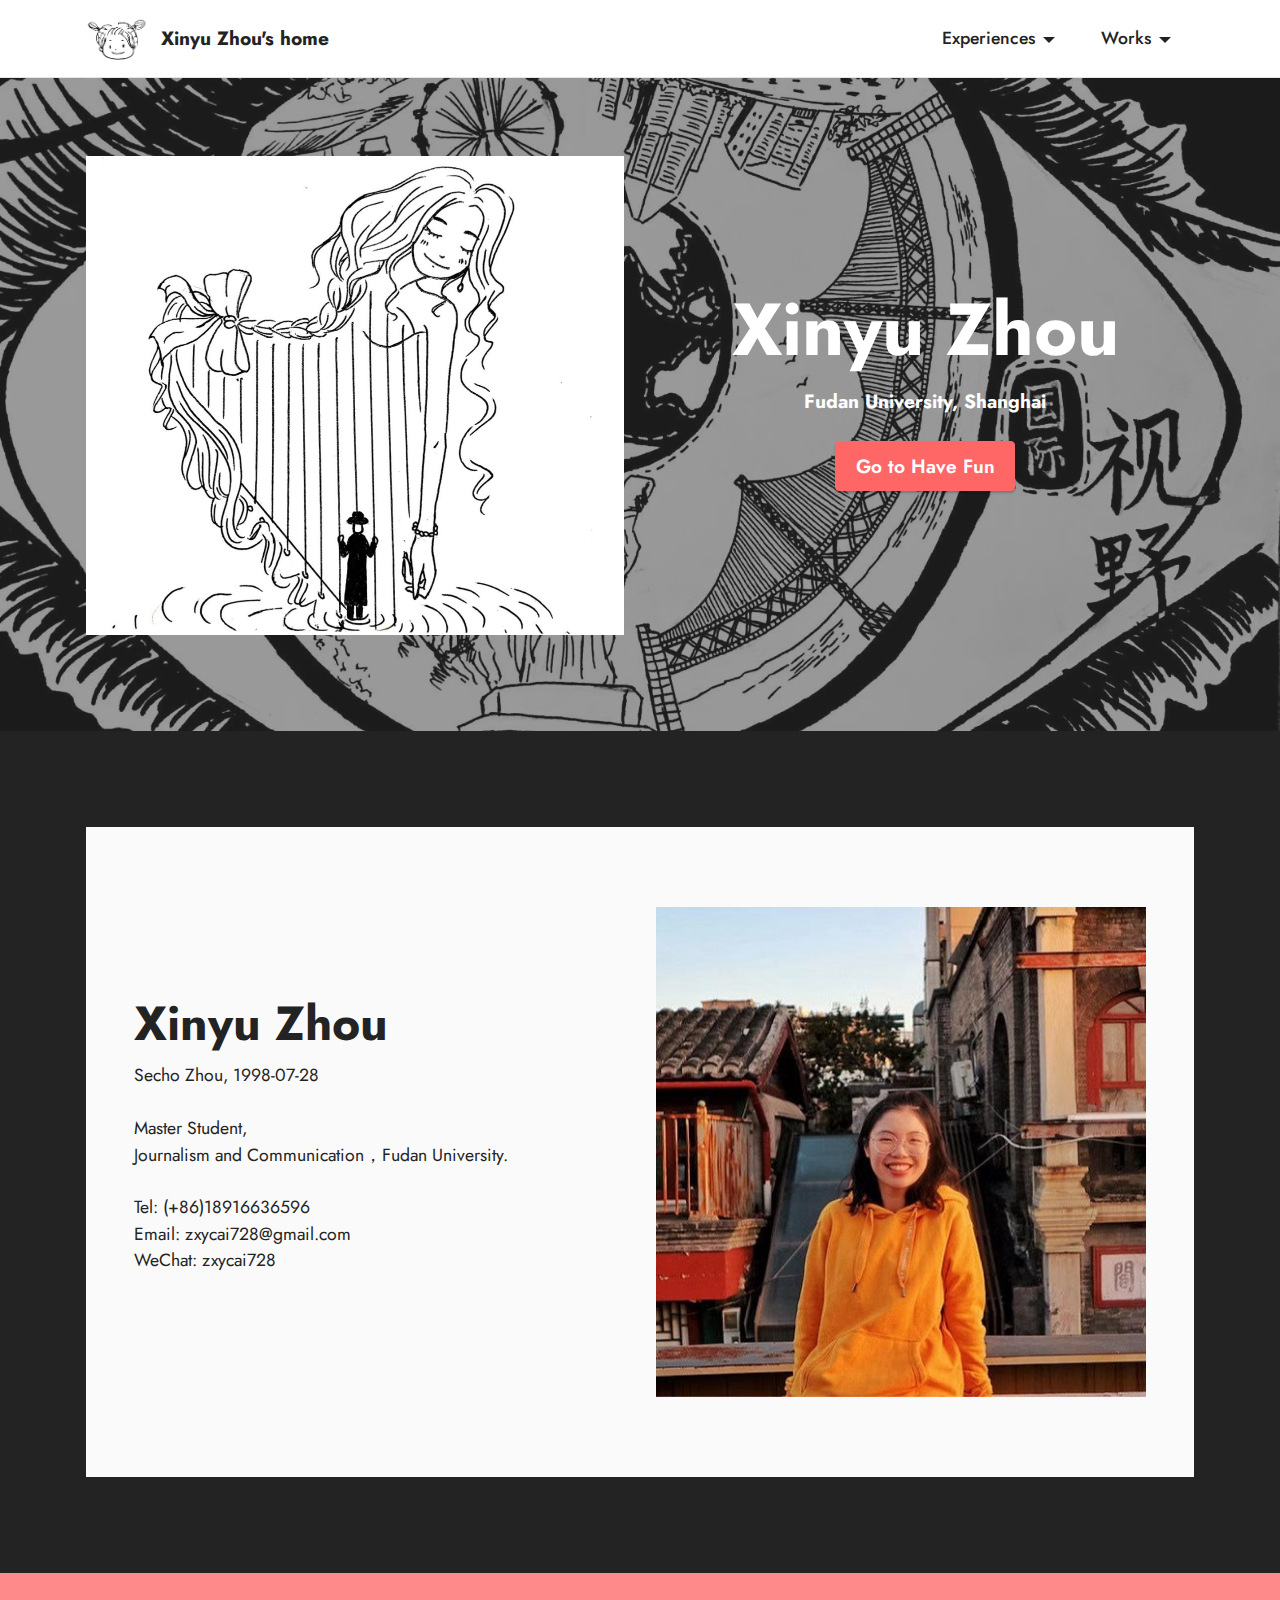
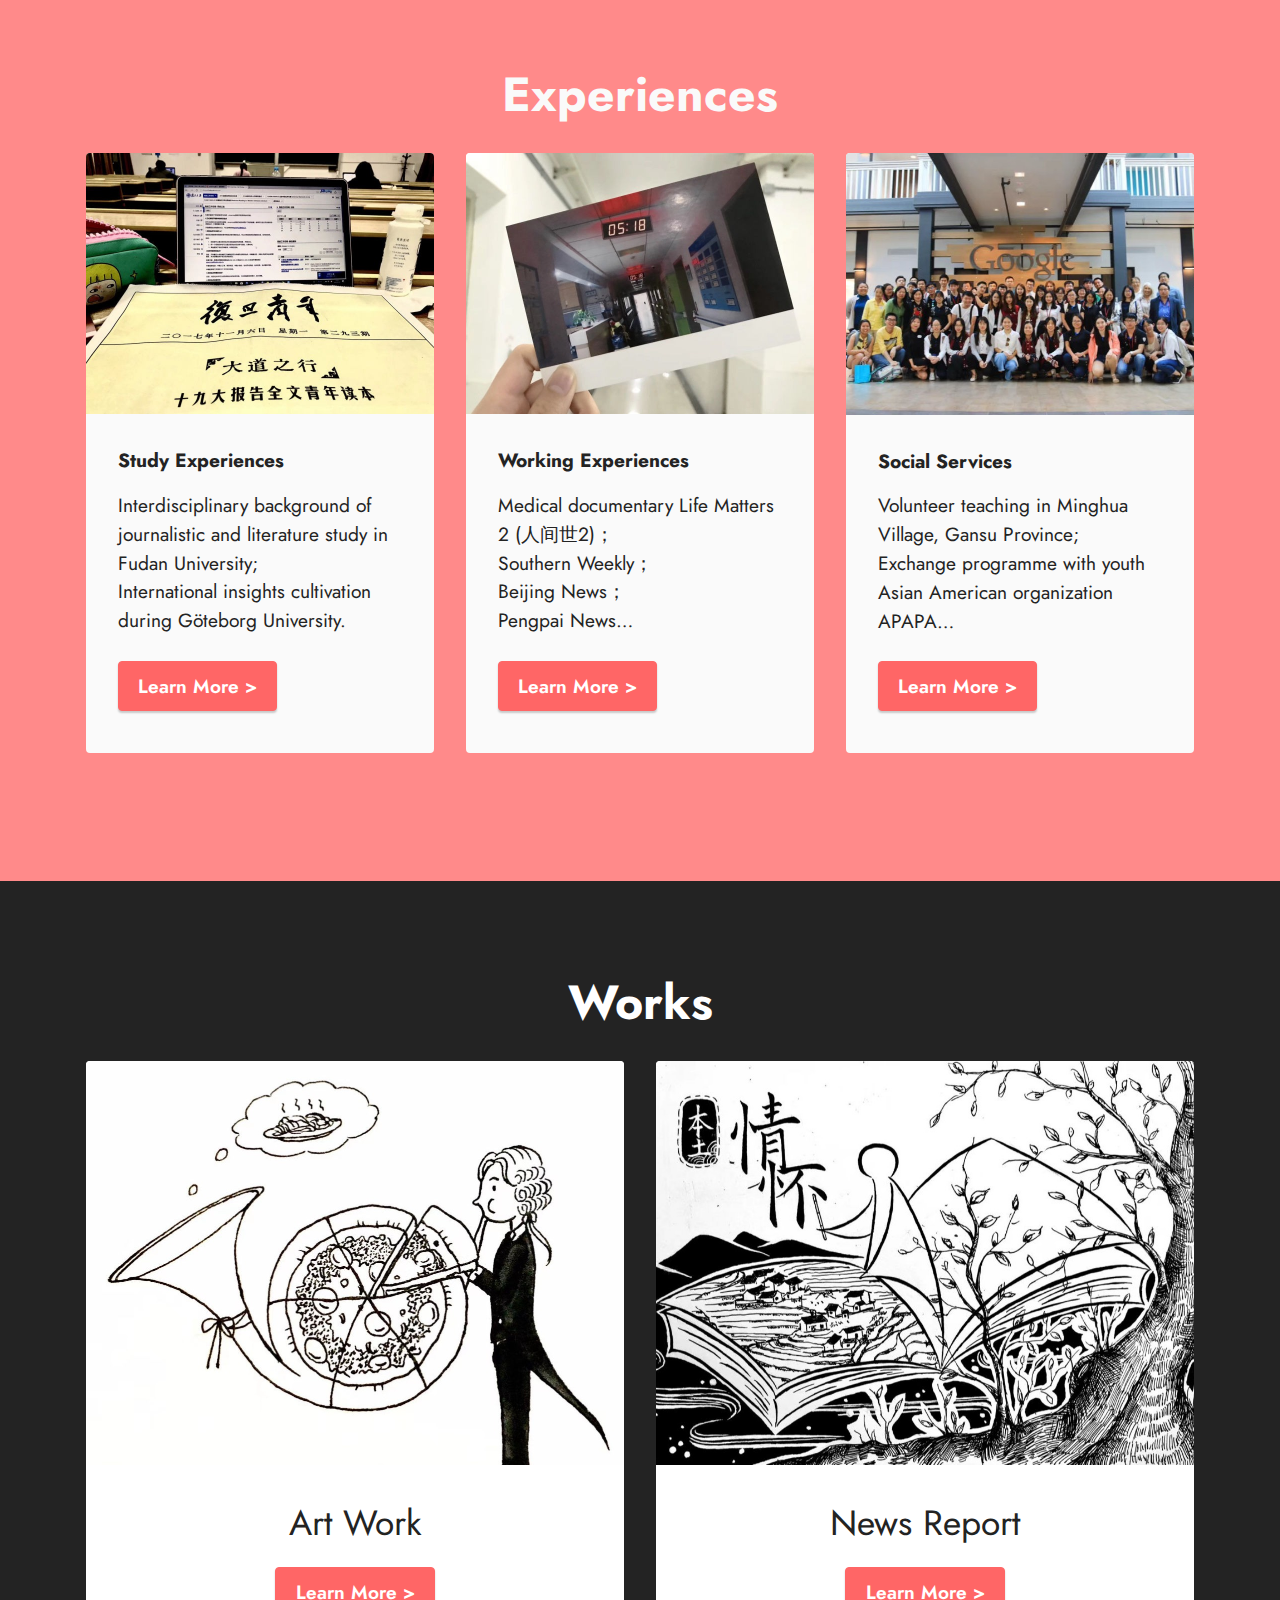
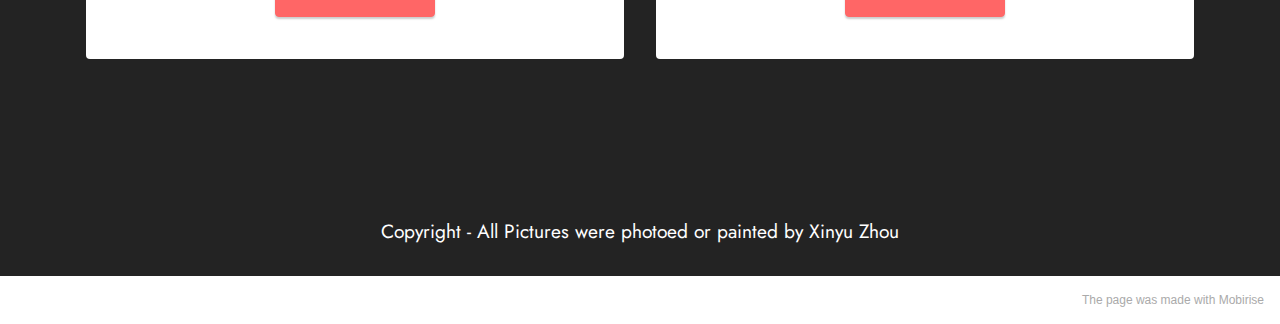
<file: index.html>
<!DOCTYPE html>
<html  >
<head>
  <!-- Site made with Mobirise Website Builder v5.3.5, https://mobirise.com -->
  <meta charset="UTF-8">
  <meta http-equiv="X-UA-Compatible" content="IE=edge">
  <meta name="generator" content="Mobirise v5.3.5, mobirise.com">
  <meta name="viewport" content="width=device-width, initial-scale=1, minimum-scale=1">
  <link rel="shortcut icon" href="assets/images/zxy-137x133.png" type="image/x-icon">
  <meta name="description" content="">
  
  
  <title>Home</title>
  <link rel="stylesheet" href="assets/tether/tether.min.css">
  <link rel="stylesheet" href="assets/bootstrap/css/bootstrap.min.css">
  <link rel="stylesheet" href="assets/bootstrap/css/bootstrap-grid.min.css">
  <link rel="stylesheet" href="assets/bootstrap/css/bootstrap-reboot.min.css">
  <link rel="stylesheet" href="assets/dropdown/css/style.css">
  <link rel="stylesheet" href="assets/socicon/css/styles.css">
  <link rel="stylesheet" href="assets/theme/css/style.css">
  <link rel="preload" href="https://fonts.googleapis.com/css?family=Jost:100,200,300,400,500,600,700,800,900,100i,200i,300i,400i,500i,600i,700i,800i,900i&display=swap" as="style" onload="this.onload=null;this.rel='stylesheet'">
  <noscript><link rel="stylesheet" href="https://fonts.googleapis.com/css?family=Jost:100,200,300,400,500,600,700,800,900,100i,200i,300i,400i,500i,600i,700i,800i,900i&display=swap"></noscript>
  <link rel="preload" as="style" href="assets/mobirise/css/mbr-additional.css"><link rel="stylesheet" href="assets/mobirise/css/mbr-additional.css" type="text/css">
  
  
  
  
</head>
<body>
  
  <section class="menu cid-s48OLK6784" once="menu" id="menu1-h">
    
    <nav class="navbar navbar-dropdown navbar-fixed-top navbar-expand-lg">
        <div class="container">
            <div class="navbar-brand">
                <span class="navbar-logo">
                    <a href="https://mp.weixin.qq.com/mp/profile_ext?action=home&__biz=MzUxODc2MTE3MA==&scene=124#wechat_redirect" target="_blank">
                        <img src="assets/images/zxy-137x133.png" alt="Mobirise" style="height: 3.8rem;">
                    </a>
                </span>
                <span class="navbar-caption-wrap"><a class="navbar-caption text-black text-primary display-7" href="index.html#header11-k">Xinyu Zhou's home</a></span>
            </div>
            <button class="navbar-toggler" type="button" data-toggle="collapse" data-target="#navbarSupportedContent" aria-controls="navbarNavAltMarkup" aria-expanded="false" aria-label="Toggle navigation">
                <div class="hamburger">
                    <span></span>
                    <span></span>
                    <span></span>
                    <span></span>
                </div>
            </button>
            <div class="collapse navbar-collapse" id="navbarSupportedContent">
                <ul class="navbar-nav nav-dropdown nav-right" data-app-modern-menu="true"><li class="nav-item dropdown"><a class="nav-link link text-black dropdown-toggle display-4" href="#" data-toggle="dropdown-submenu" aria-expanded="false">Experiences</a><div class="dropdown-menu"><a class="text-black dropdown-item text-primary display-4" href="page1.html#timeline3-16">Study Experiences</a><a class="text-black dropdown-item text-primary display-4" href="page1.html#timeline1-17">Working Experiences</a><a class="text-black dropdown-item text-primary display-4" href="page1.html#gallery2-18">Social Services</a></div></li>
                    <li class="nav-item dropdown"><a class="nav-link link text-black dropdown-toggle display-4" href="#" data-toggle="dropdown-submenu" aria-expanded="false">Works</a><div class="dropdown-menu"><a class="text-black dropdown-item text-primary display-4" href="page2.html#gallery3-1a">Art Work</a><a class="text-black dropdown-item text-primary display-4" href="page2.html#tabs1-1b">News Reports</a></div></li></ul>
                
                
            </div>
        </div>
    </nav>

</section>

<section class="header11 cid-sxn0rifCyo" id="header11-k">

    

    <div class="mbr-overlay" style="opacity: 0.5; background-color: rgb(53, 53, 53);"></div>

    <div class="container">
        <div class="row justify-content-center">
            <div class="col-12 col-md-6 image-wrapper">
                <a href="https://mp.weixin.qq.com/mp/profile_ext?action=home&__biz=MzUxODc2MTE3MA==&scene=124#wechat_redirect" target="_blank"><img class="w-100" src="assets/images/wechatimg198-1076x957.jpg" alt="Mobirise"></a>
            </div>
            <div class="col-12 col-md">
                <div class="text-wrapper text-center">
                    <h1 class="mbr-section-title mbr-fonts-style mb-3 display-1"><strong>Xinyu Zhou</strong></h1>
                    <p class="mbr-text mbr-fonts-style display-7"><strong>Fudan University, Shanghai</strong><strong><br></strong></p>
                    <div class="mbr-section-btn mt-3"><a class="btn btn-secondary display-7" href="index.html#features16-11">Go to Have Fun</a></div>
                </div>
            </div>
        </div>
    </div>
</section>

<section class="features15 cid-sxrk9UQ0Ca" id="features16-11">

    

    
    <div class="container">
        <div class="content-wrapper">
            <div class="row align-items-center">
                <div class="col-12 col-lg">
                    <div class="text-wrapper">
                        <h6 class="card-title mbr-fonts-style display-2"><strong>Xinyu Zhou</strong></h6>
                        <p class="mbr-text mbr-fonts-style mb-4 display-4">Secho Zhou, 1998-07-28<br><br>Master Student, <br>Journalism and Communication，Fudan University.<br><br>Tel: (+86)18916636596<br>Email: zxycai728@gmail.com<br>WeChat: zxycai728</p>
                        
                    </div>
                </div>
                <div class="col-12 col-lg-6">
                    <div class="image-wrapper">
                        <img src="assets/images/wechatimg206-1-768x1023.jpeg" alt="Mobirise">
                    </div>
                </div>
            </div>
        </div>
    </div>
</section>

<section class="features3 cid-sxpa57ixjH" id="features3-r">
    
    
    <div class="container">
        <div class="mbr-section-head">
            <h4 class="mbr-section-title mbr-fonts-style align-center mb-0 display-2">
                <strong>Experiences</strong></h4>
            
        </div>
        <div class="row mt-4">
            <div class="item features-image сol-12 col-md-6 col-lg-4">
                <div class="item-wrapper">
                    <div class="item-img">
                        <img src="assets/images/wechatimg204-696x522.jpeg" alt="">
                    </div>
                    <div class="item-content">
                        <h5 class="item-title mbr-fonts-style display-7"><strong>Study Experiences</strong></h5>
                        
                        <p class="mbr-text mbr-fonts-style mt-3 display-7">Interdisciplinary background of journalistic and literature study in Fudan University;<br>International insights cultivation during Göteborg University.</p>
                    </div>
                    <div class="mbr-section-btn item-footer mt-2"><a href="page1.html#timeline3-16" class="btn item-btn btn-secondary display-7" target="_blank">Learn More
                            &gt;</a></div>
                </div>
            </div>
            <div class="item features-image сol-12 col-md-6 col-lg-4">
                <div class="item-wrapper">
                    <div class="item-img">
                        <img src="assets/images/wechatimg197-696x522.jpeg" alt="">
                    </div>
                    <div class="item-content">
                        <h5 class="item-title mbr-fonts-style display-7"><strong>Working Experiences</strong></h5>
                        
                        <p class="mbr-text mbr-fonts-style mt-3 display-7">Medical documentary Life Matters 2 (人间世2)；<br>Southern Weekly；<br>Beijing News；<br>Pengpai News…</p>
                    </div>
                    <div class="mbr-section-btn item-footer mt-2"><a href="page1.html#timeline1-17" class="btn item-btn btn-secondary display-7" target="_blank">Learn More
                            &gt;</a></div>
                </div>
            </div>
            <div class="item features-image сol-12 col-md-6 col-lg-4">
                <div class="item-wrapper">
                    <div class="item-img">
                        <img src="assets/images/wechatimg189-1-696x464.jpeg" alt="">
                    </div>
                    <div class="item-content">
                        <h5 class="item-title mbr-fonts-style display-7"><strong>Social Services</strong></h5>
                        
                        <p class="mbr-text mbr-fonts-style mt-3 display-7">Volunteer teaching in Minghua Village, Gansu Province;<br>Exchange programme with youth Asian American organization APAPA…</p>
                    </div>
                    <div class="mbr-section-btn item-footer mt-2"><a href="page1.html#gallery2-18" class="btn item-btn btn-secondary display-7" target="_blank">Learn More
                            &gt;</a></div>
                </div>
            </div>
        </div>
    </div>
</section>

<section class="gallery2 cid-sxpb2WSIWO" id="gallery2-s">
    
    
    <div class="container">
        <div class="mbr-section-head">
            <h4 class="mbr-section-title mbr-fonts-style align-center mb-0 display-2"><strong>Works</strong></h4>
            
        </div>
        <div class="row mt-4">
            <div class="item features-image сol-12 col-md-6 col-lg-6">
                <div class="item-wrapper">
                    <div class="item-img">
                        <img src="assets/images/wechatimg202-1076x1076.jpeg" alt="">
                    </div>
                    <div class="item-content">
                        <h5 class="item-title mbr-fonts-style display-5">Art Work</h5>
                        
                        
                    </div>
                    <div class="mbr-section-btn item-footer mt-2"><a href="page2.html#gallery3-1a" class="btn item-btn btn-secondary display-7" target="_blank">Learn More &gt;</a></div>
                </div>
            </div>
            <div class="item features-image сol-12 col-md-6 col-lg-6">
                <div class="item-wrapper">
                    <div class="item-img">
                        <img src="assets/images/wechatimg183-1076x725.jpeg" alt="">
                    </div>
                    <div class="item-content">
                        <h5 class="item-title mbr-fonts-style display-5">News Report<br></h5>
                        
                        
                    </div>
                    <div class="mbr-section-btn item-footer mt-2"><a href="page2.html#tabs1-1b" class="btn item-btn btn-secondary display-7" target="_blank">Learn More &gt;</a></div>
                </div>
            </div>
            
            
        </div>
    </div>
</section>

<section class="footer7 cid-sxrgra1MZb" once="footers" id="footer7-x">

    

    

    <div class="container">
        <div class="media-container-row align-center mbr-white">
            <div class="col-12">
                <p class="mbr-text mb-0 mbr-fonts-style display-7">Copyright - All Pictures were photoed or painted by Xinyu Zhou</p>
            </div>
        </div>
    </div>
</section><section style="background-color: #fff; font-family: -apple-system, BlinkMacSystemFont, 'Segoe UI', 'Roboto', 'Helvetica Neue', Arial, sans-serif; color:#aaa; font-size:12px; padding: 0; align-items: center; display: flex;"><a href="https://mobirise.site/v" style="flex: 1 1; height: 3rem; padding-left: 1rem;"></a><p style="flex: 0 0 auto; margin:0; padding-right:1rem;"><a href="https://mobirise.site/d" style="color:#aaa;">The page</a> was made with Mobirise</p></section><script src="assets/web/assets/jquery/jquery.min.js"></script>  <script src="assets/popper/popper.min.js"></script>  <script src="assets/tether/tether.min.js"></script>  <script src="assets/bootstrap/js/bootstrap.min.js"></script>  <script src="assets/smoothscroll/smooth-scroll.js"></script>  <script src="assets/dropdown/js/nav-dropdown.js"></script>  <script src="assets/dropdown/js/navbar-dropdown.js"></script>  <script src="assets/touchswipe/jquery.touch-swipe.min.js"></script>  <script src="assets/theme/js/script.js"></script>  
  
  
</body>
</html>
</file>
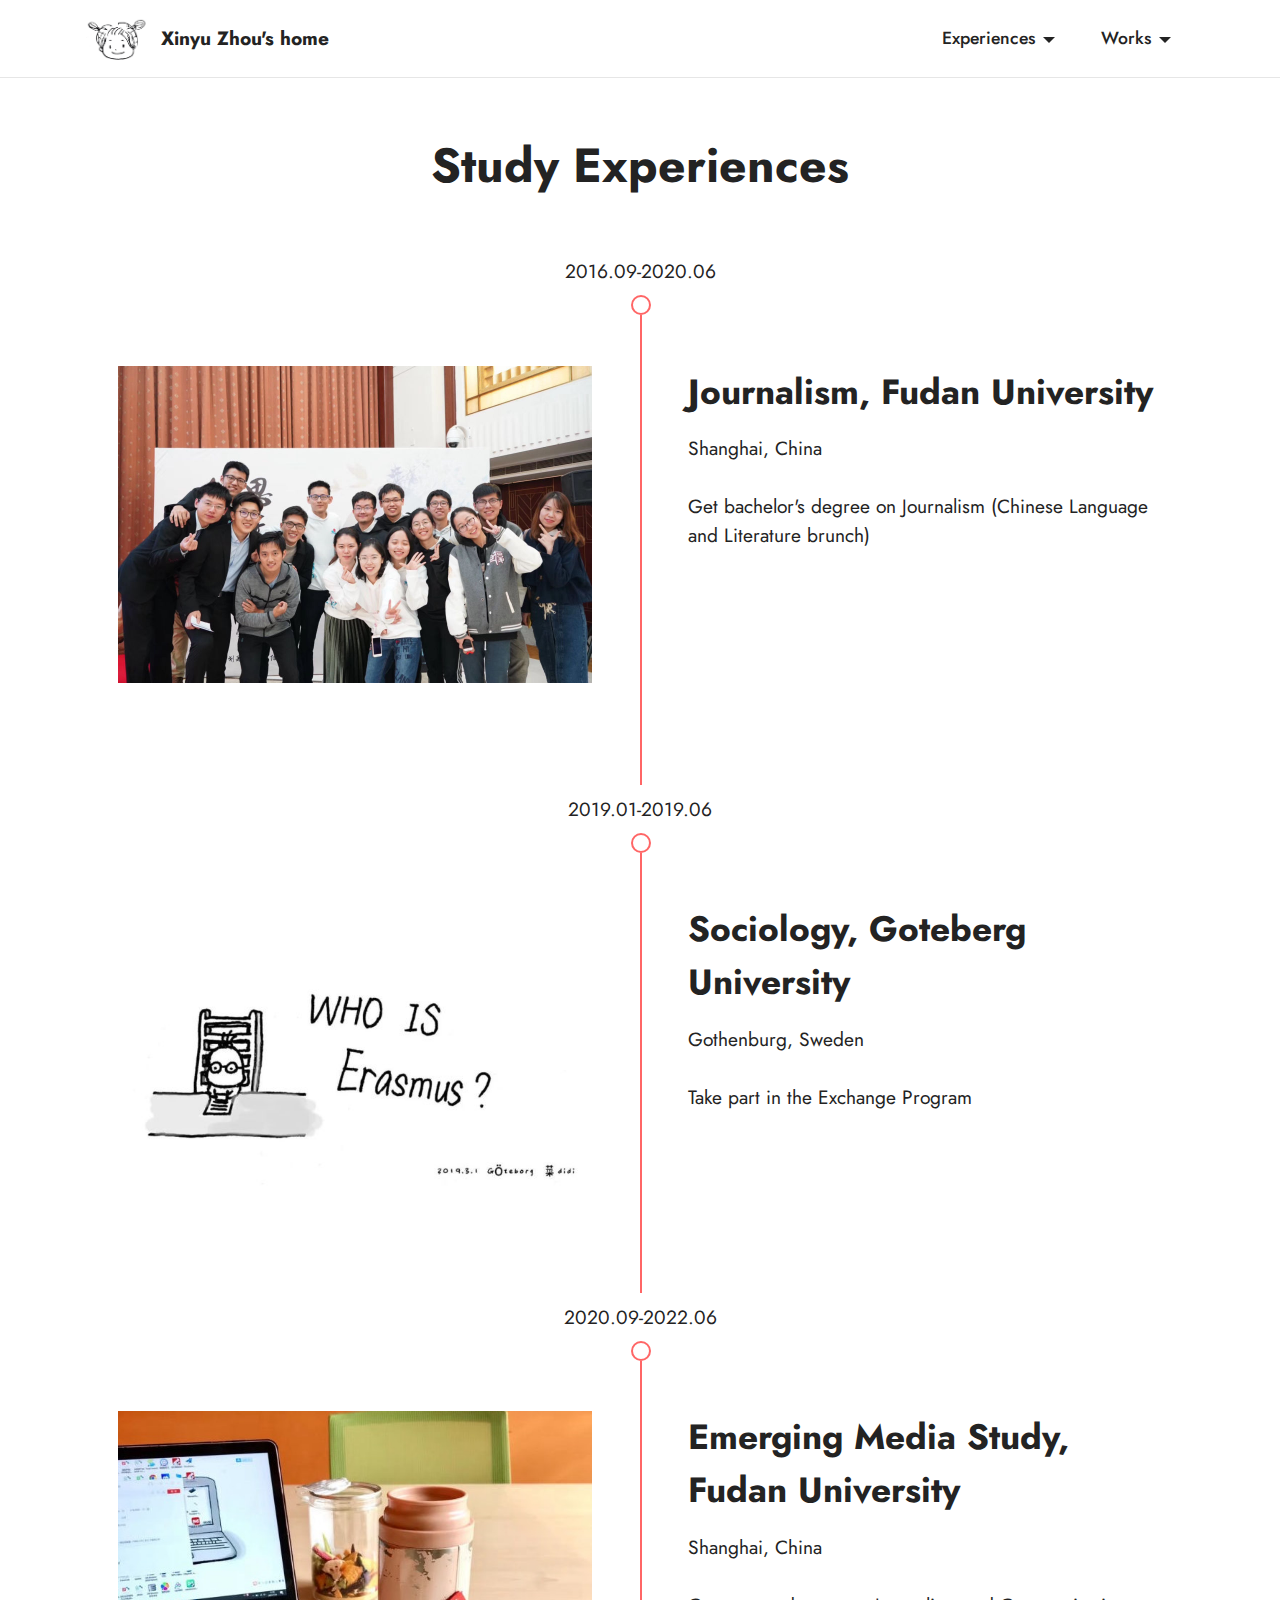
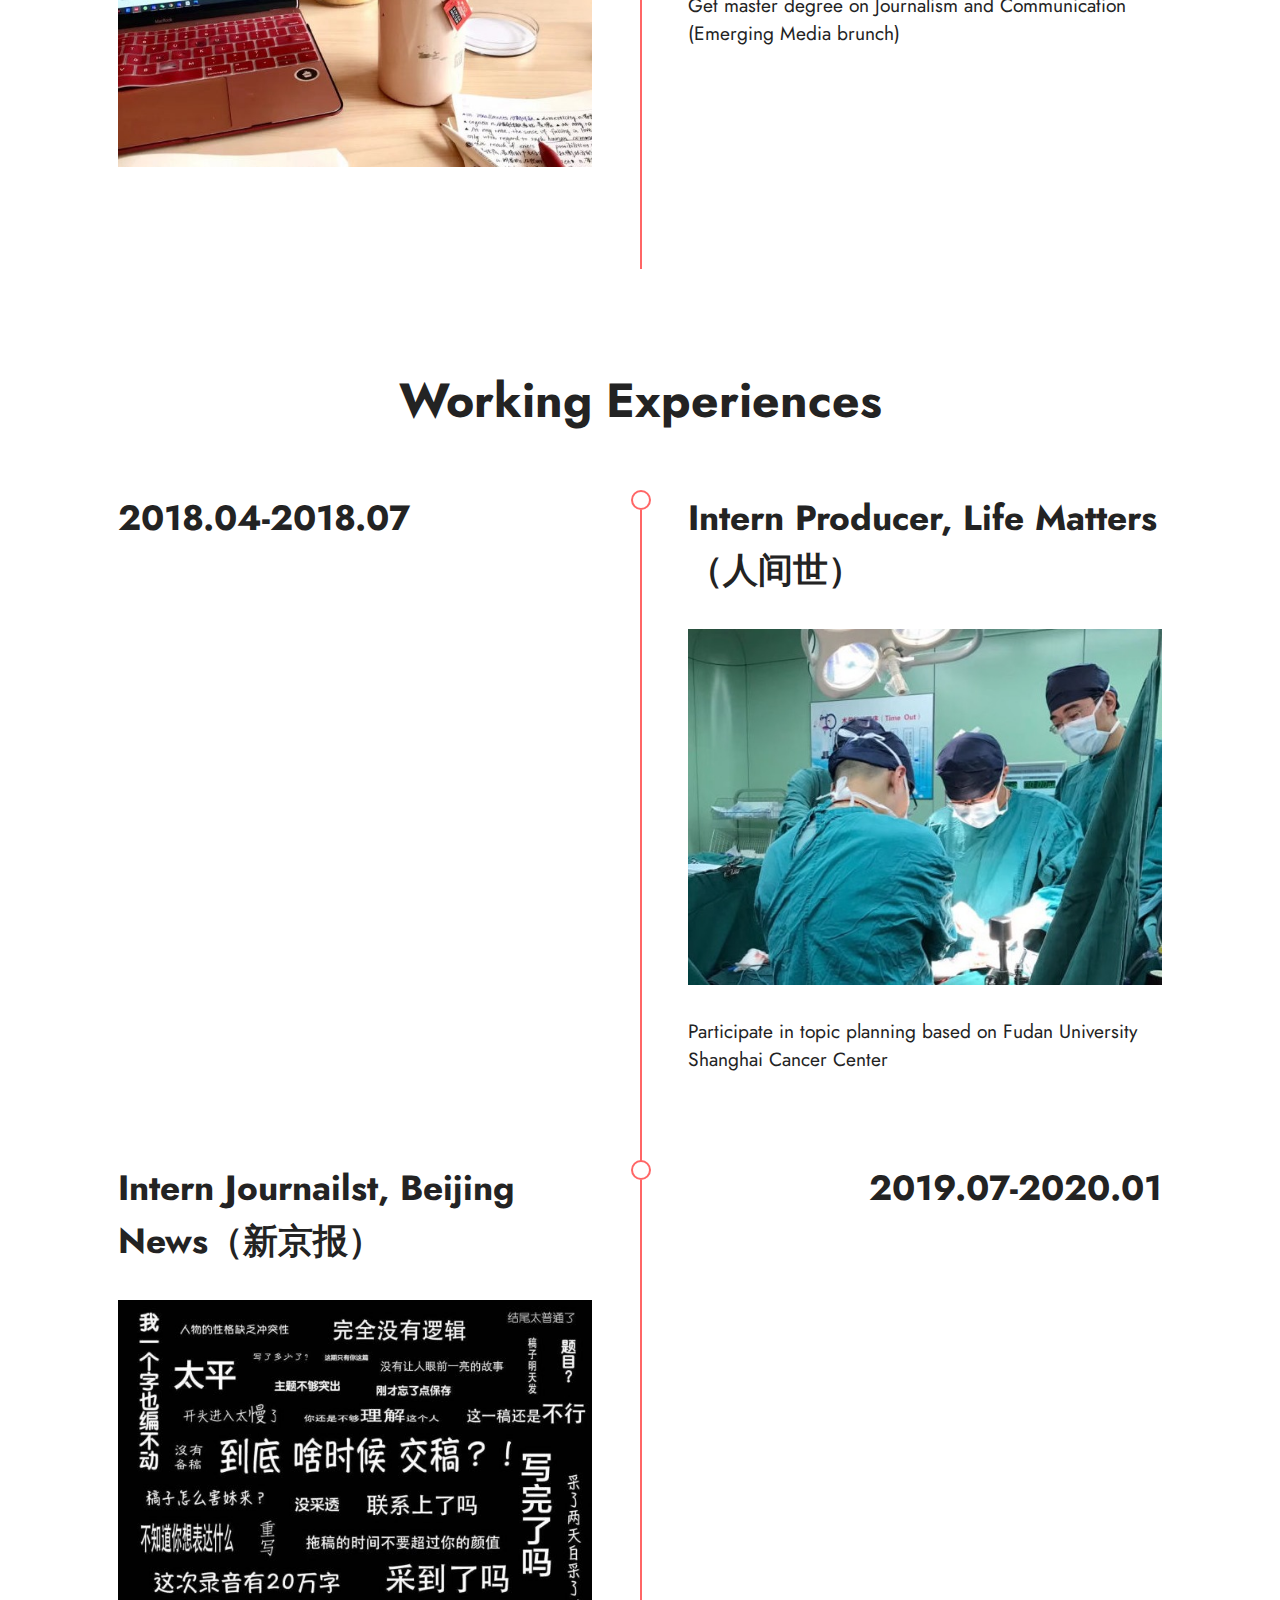
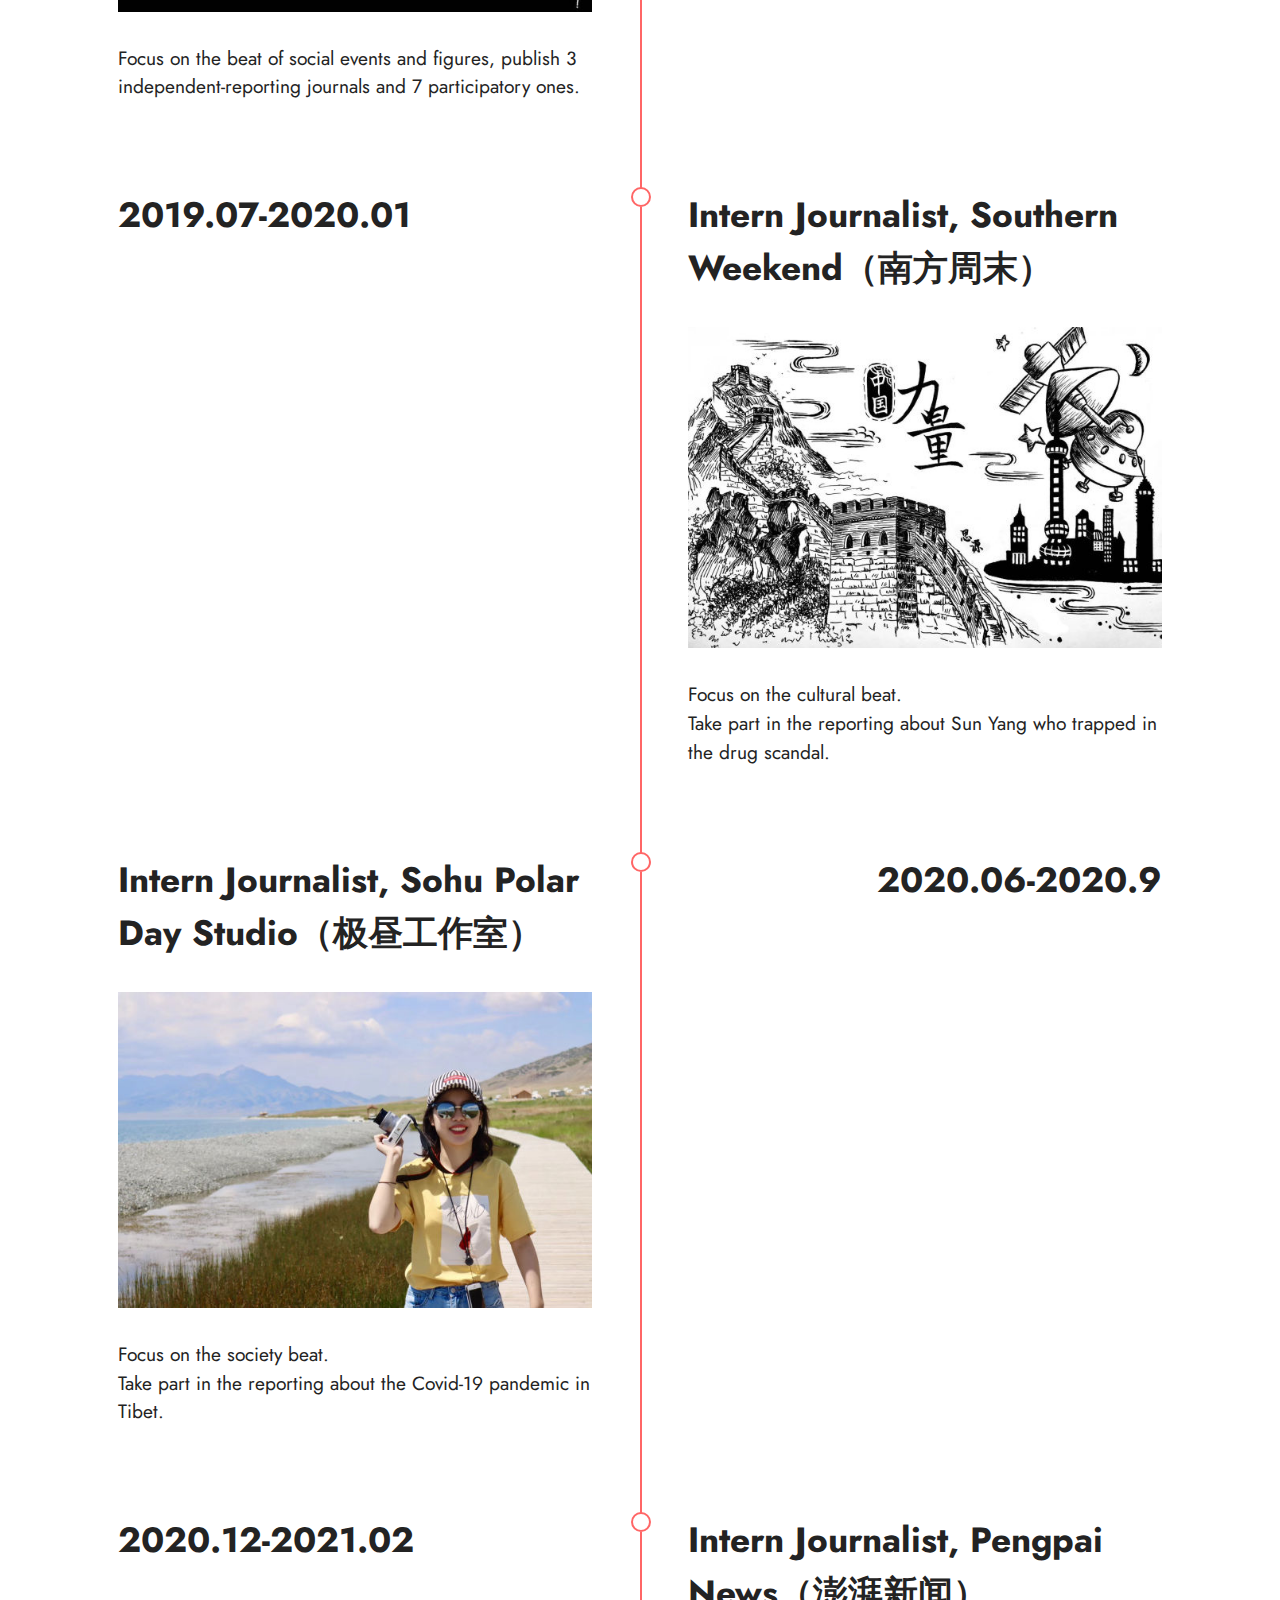
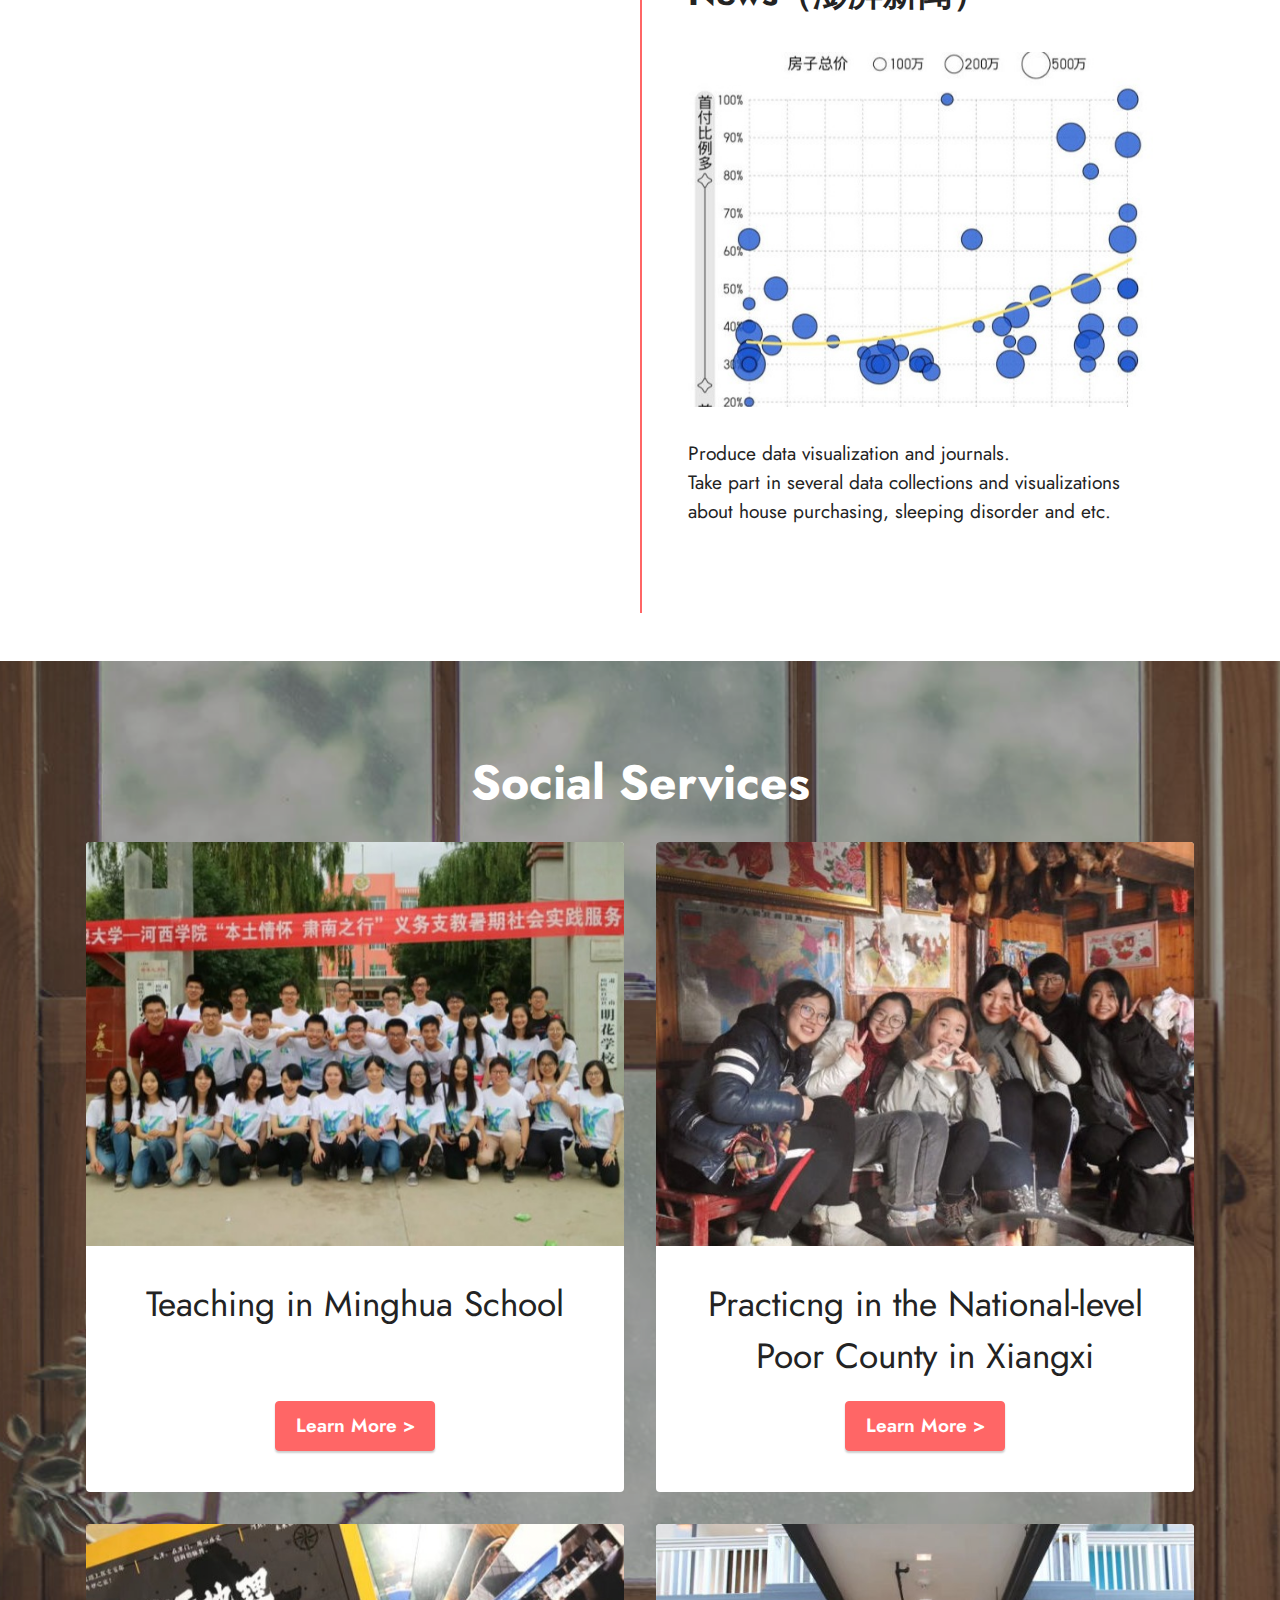
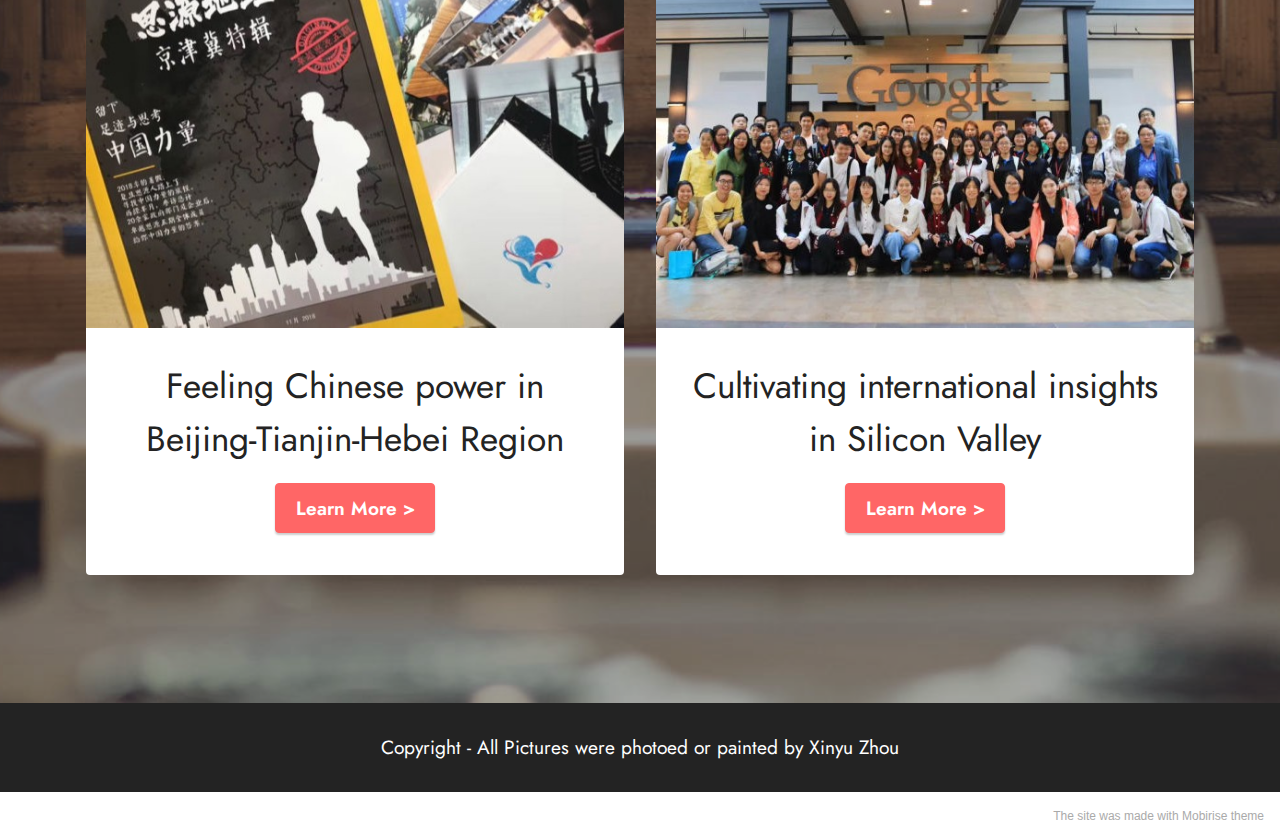
<file: page1.html>
<!DOCTYPE html>
<html  >
<head>
  <!-- Site made with Mobirise Website Builder v5.3.5, https://mobirise.com -->
  <meta charset="UTF-8">
  <meta http-equiv="X-UA-Compatible" content="IE=edge">
  <meta name="generator" content="Mobirise v5.3.5, mobirise.com">
  <meta name="viewport" content="width=device-width, initial-scale=1, minimum-scale=1">
  <link rel="shortcut icon" href="assets/images/zxy-137x133.png" type="image/x-icon">
  <meta name="description" content="">
  
  
  <title>Experiences</title>
  <link rel="stylesheet" href="assets/tether/tether.min.css">
  <link rel="stylesheet" href="assets/bootstrap/css/bootstrap.min.css">
  <link rel="stylesheet" href="assets/bootstrap/css/bootstrap-grid.min.css">
  <link rel="stylesheet" href="assets/bootstrap/css/bootstrap-reboot.min.css">
  <link rel="stylesheet" href="assets/dropdown/css/style.css">
  <link rel="stylesheet" href="assets/socicon/css/styles.css">
  <link rel="stylesheet" href="assets/theme/css/style.css">
  <link rel="preload" href="https://fonts.googleapis.com/css?family=Jost:100,200,300,400,500,600,700,800,900,100i,200i,300i,400i,500i,600i,700i,800i,900i&display=swap" as="style" onload="this.onload=null;this.rel='stylesheet'">
  <noscript><link rel="stylesheet" href="https://fonts.googleapis.com/css?family=Jost:100,200,300,400,500,600,700,800,900,100i,200i,300i,400i,500i,600i,700i,800i,900i&display=swap"></noscript>
  <link rel="preload" as="style" href="assets/mobirise/css/mbr-additional.css"><link rel="stylesheet" href="assets/mobirise/css/mbr-additional.css" type="text/css">
  
  
  
  
</head>
<body>
  
  <section class="menu cid-s48OLK6784" once="menu" id="menu1-12">
    
    <nav class="navbar navbar-dropdown navbar-fixed-top navbar-expand-lg">
        <div class="container">
            <div class="navbar-brand">
                <span class="navbar-logo">
                    <a href="https://mp.weixin.qq.com/mp/profile_ext?action=home&__biz=MzUxODc2MTE3MA==&scene=124#wechat_redirect" target="_blank">
                        <img src="assets/images/zxy-137x133.png" alt="Mobirise" style="height: 3.8rem;">
                    </a>
                </span>
                <span class="navbar-caption-wrap"><a class="navbar-caption text-black text-primary display-7" href="index.html#header11-k">Xinyu Zhou's home</a></span>
            </div>
            <button class="navbar-toggler" type="button" data-toggle="collapse" data-target="#navbarSupportedContent" aria-controls="navbarNavAltMarkup" aria-expanded="false" aria-label="Toggle navigation">
                <div class="hamburger">
                    <span></span>
                    <span></span>
                    <span></span>
                    <span></span>
                </div>
            </button>
            <div class="collapse navbar-collapse" id="navbarSupportedContent">
                <ul class="navbar-nav nav-dropdown nav-right" data-app-modern-menu="true"><li class="nav-item dropdown"><a class="nav-link link text-black dropdown-toggle display-4" href="#" data-toggle="dropdown-submenu" aria-expanded="false">Experiences</a><div class="dropdown-menu"><a class="text-black dropdown-item text-primary display-4" href="page1.html#timeline3-16">Study Experiences</a><a class="text-black dropdown-item text-primary display-4" href="page1.html#timeline1-17">Working Experiences</a><a class="text-black dropdown-item text-primary display-4" href="page1.html#gallery2-18">Social Services</a></div></li>
                    <li class="nav-item dropdown"><a class="nav-link link text-black dropdown-toggle display-4" href="#" data-toggle="dropdown-submenu" aria-expanded="false">Works</a><div class="dropdown-menu"><a class="text-black dropdown-item text-primary display-4" href="page2.html#gallery3-1a">Art Work</a><a class="text-black dropdown-item text-primary display-4" href="page2.html#tabs1-1b">News Reports</a></div></li></ul>
                
                
            </div>
        </div>
    </nav>

</section>

<section class="timeline3 cid-sxvskhYYY2" id="timeline3-16">
    
    
    <div class="container">
        <div class="mbr-section-head">
            <h3 class="mbr-section-title mbr-fonts-style align-center mb-0 display-2">
                <strong>Study Experiences</strong></h3>
            
        </div>
        <div class="timelines-container mt-4">
            <div class="row timeline-element first-separline mb-5">
                <div class="timeline-date col-12">
                    <div class="timeline-date-wrapper">
                        <p class="mbr-timeline-date display-7">
                            2016.09-2020.06</p>
                    </div>
                </div>
                <span class="iconBackground"></span>
                <div class="col-12 col-md-6">
                    <div class="image-wrapper">
                        <img src="assets/images/wechatimg186-948x634.jpg" alt="Mobirise" title="">
                    </div>
                </div>
                <div class="col-12 col-md-6">
                    <div class="timeline-text-wrapper">
                        <h4 class="mbr-timeline-title mbr-fonts-style mb-0 display-5"><strong>Journalism, Fudan University</strong></h4>
                        <p class="mbr-text mbr-fonts-style mt-3 mb-0 display-7">Shanghai, China<br><br>Get bachelor's degree on Journalism (Chinese Language and Literature brunch)</p>
                    </div>
                </div>
            </div>
            <div class="row timeline-element first-separline mb-5">
                <div class="timeline-date col-12">
                    <div class="timeline-date-wrapper">
                        <p class="mbr-timeline-date display-7">2019.01-2019.06</p>
                    </div>
                </div>
                <span class="iconBackground"></span>
                <div class="col-12 col-md-6">
                    <div class="image-wrapper">
                        <img src="assets/images/fdef376005886b6b6a1c67cc16f311c5-660x400.jpg" alt="Mobirise" title="">
                    </div>
                </div>
                <div class="col-12 col-md-6">
                    <div class="timeline-text-wrapper">
                        <h4 class="mbr-timeline-title mbr-fonts-style mb-0 display-5"><strong>Sociology, Goteberg University</strong></h4>
                        <p class="mbr-text mbr-fonts-style mt-3 mb-0 display-7">Gothenburg, Sweden<br><br>Take part in the Exchange Program</p>
                    </div>
                </div>
            </div>
            <div class="row timeline-element first-separline mb-5">
                <div class="timeline-date col-12">
                    <div class="timeline-date-wrapper">
                        <p class="mbr-timeline-date display-7">
                            2020.09-2022.06</p>
                    </div>
                </div>
                <span class="iconBackground"></span>
                <div class="col-12 col-md-6">
                    <div class="image-wrapper">
                        <img src="assets/images/wechatimg208-660x880.jpeg" alt="Mobirise" title="">
                    </div>
                </div>
                <div class="col-12 col-md-6">
                    <div class="timeline-text-wrapper">
                        <h4 class="mbr-timeline-title mbr-fonts-style mb-0 display-5"><strong>Emerging Media Study, Fudan University</strong></h4>
                        <p class="mbr-text mbr-fonts-style mt-3 mb-0 display-7">Shanghai, China<br><br>Get master degree on Journalism and Communication (Emerging Media brunch)</p>
                    </div>
                </div>
            </div>
            
            
            
            
            
            
            
            
            
        </div>
    </div>
</section>

<section class="timeline1 cid-sxvtNFS9Hl" id="timeline1-17">
    
    
    <div class="timelines-container container" mbri-timelines="">
        <div class="mbr-section-head">
            <h3 class="mbr-section-title mbr-fonts-style align-center mb-0 display-2">
                <strong>Working Experiences</strong></h3>
            
        </div>
        <div class="row timeline-element mb-2 mt-4">
            <div class="timeline-date col-12 col-md-6">
                <div class="timeline-date-wrapper">
                    <p class="mbr-timeline-date mbr-fonts-style display-5"><strong>2018.04-2018.07</strong></p>
                </div>
            </div>
            <span class="iconBackground"></span>
            <div class="col-12 col-md-6">
                <div class="timeline-text-wrapper">
                    <h4 class="mbr-timeline-title mbr-fonts-style mb-4 display-5"><strong>Intern Producer, Life Matters（人间世）</strong></h4>
                    <div class="image-wrapper mb-4">
                        <img src="assets/images/wechatimg200-596x894.jpeg" alt="Mobirise" title="">
                    </div>
                    <p class="mbr-text mbr-fonts-style display-7">
                        Participate in topic planning based on Fudan University Shanghai Cancer Center
                    </p>
                </div>
            </div>
        </div>
        <div class="row timeline-element mb-2">
            <div class="col-12 col-md-6">
                <div class="timeline-text-wrapper">
                    <h4 class="mbr-timeline-title mbr-fonts-style mb-4 display-5"><strong>Intern Journailst, Beijing News（新京报）</strong></h4>
                    <div class="image-wrapper mb-4">
                        <img src="assets/images/wechatimg188-596x392.jpg" alt="Mobirise" title="">
                    </div>
                    <p class="mbr-text mbr-fonts-style display-7">
                        Focus on the beat of social events and figures,  publish 3 independent-reporting journals and 7 participatory ones.
                    </p>
                </div>
            </div>
            <span class="iconBackground"></span>
            <div class="timeline-date col-12 col-md-6">
                <div class="timeline-date-wrapper">
                    <p class="mbr-timeline-date mbr-fonts-style display-5"><strong>2019.07-2020.01</strong></p>
                </div>
            </div>
        </div>
        <div class="row timeline-element mb-2">
            <div class="timeline-date col-12 col-md-6">
                <div class="timeline-date-wrapper">
                    <p class="mbr-timeline-date mbr-fonts-style display-5"><strong>2019.07-2020.01</strong></p>
                </div>
            </div>
            <span class="iconBackground"></span>
            <div class="col-12 col-md-6">
                <div class="timeline-text-wrapper">
                    <h4 class="mbr-timeline-title mbr-fonts-style mb-4 display-5"><strong>Intern Journalist, Southern Weekend（南方周末）</strong></h4>
                    <div class="image-wrapper mb-4">
                        <img src="assets/images/wechatimg184-596x404.jpg" alt="Mobirise" title="">
                    </div>
                    <p class="mbr-text mbr-fonts-style display-7">Focus on the cultural beat. <br>Take part in the reporting about Sun Yang who trapped in the drug scandal.</p>
                </div>
            </div>
        </div>
        <div class="row timeline-element mb-2">
            <div class="col-12 col-md-6">
                <div class="timeline-text-wrapper">
                    <h4 class="mbr-timeline-title mbr-fonts-style mb-4 display-5"><strong>Intern Journalist, Sohu Polar Day Studio（极昼工作室）</strong></h4>
                    <div class="image-wrapper mb-4">
                        <img src="assets/images/wechatimg209-596x397.jpg" alt="Mobirise" title="">
                    </div>
                    <p class="mbr-text mbr-fonts-style display-7">Focus on the society beat.<br>Take part in the reporting about the Covid-19 pandemic in Tibet.</p>
                </div>
            </div>
            <span class="iconBackground"></span>
            <div class="timeline-date col-12 col-md-6">
                <div class="timeline-date-wrapper">
                    <p class="mbr-timeline-date mbr-fonts-style display-5"><strong>2020.06-2020.9</strong></p>
                </div>
            </div>
        </div>
        <div class="row timeline-element mb-2">
            <div class="timeline-date col-12 col-md-6">
                <div class="timeline-date-wrapper">
                    <p class="mbr-timeline-date mbr-fonts-style display-5">
                        <strong>2020.12-2021.02</strong></p>
                </div>
            </div>
            <span class="iconBackground"></span>
            <div class="col-12 col-md-6">
                <div class="timeline-text-wrapper">
                    <h4 class="mbr-timeline-title mbr-fonts-style mb-4 display-5"><strong>Intern Journalist, Pengpai News（澎湃新闻）</strong></h4>
                    <div class="image-wrapper mb-4">
                        <img src="assets/images/71f6f25112a206b0725e909663b1a8c5-596x869.jpeg" alt="Mobirise" title="">
                    </div>
                    <p class="mbr-text mbr-fonts-style display-7">Produce data visualization and journals.<br>Take part in several data collections and visualizations about house purchasing, sleeping disorder and etc.</p>
                </div>
            </div>
        </div>
        
        
        
        
        
        
        
    </div>
</section>

<section class="gallery2 cid-sxvvIidBH3" id="gallery2-18">
    
    <div class="mbr-overlay"></div>
    <div class="container">
        <div class="mbr-section-head">
            <h4 class="mbr-section-title mbr-fonts-style align-center mb-0 display-2"><strong>Social Services</strong></h4>
            
        </div>
        <div class="row mt-4">
            <div class="item features-image сol-12 col-md-6 col-lg-6">
                <div class="item-wrapper">
                    <div class="item-img">
                        <img src="assets/images/6e00e2c56ed11180fa925e6b6932c420-660x439.jpeg" alt="">
                    </div>
                    <div class="item-content">
                        <h5 class="item-title mbr-fonts-style display-5">Teaching in Minghua School</h5>
                        
                        
                    </div>
                    <div class="mbr-section-btn item-footer mt-2"><a href="https://mp.weixin.qq.com/s/8tQBd7I7JkRAsfBiyd5FJA" class="btn item-btn btn-secondary display-7" target="_blank">Learn More &gt;</a></div>
                </div>
            </div>
            <div class="item features-image сol-12 col-md-6 col-lg-6">
                <div class="item-wrapper">
                    <div class="item-img">
                        <img src="assets/images/wechatimg192-660x880.jpeg" alt="">
                    </div>
                    <div class="item-content">
                        <h5 class="item-title mbr-fonts-style display-5">Practicng in the National-level Poor County in Xiangxi</h5>
                        
                        
                    </div>
                    <div class="mbr-section-btn item-footer mt-2"><a href="https://mp.weixin.qq.com/s/ZZjB8FpOtSYlXeN6lTJOag?scene=25#wechat_redirect" class="btn item-btn btn-secondary display-7" target="_blank">Learn More &gt;</a></div>
                </div>
            </div>
            <div class="item features-image сol-12 col-md-6 col-lg-6">
                <div class="item-wrapper">
                    <div class="item-img">
                        <img src="assets/images/wechatimg187-660x437.jpeg" alt="">
                    </div>
                    <div class="item-content">
                        <h5 class="item-title mbr-fonts-style display-5">Feeling Chinese power in Beijing-Tianjin-Hebei Region</h5>
                        
                        
                    </div>
                    <div class="mbr-section-btn item-footer mt-2"><a href="https://mp.weixin.qq.com/s/PYzWsOjCc4amw1L_YUCbtA" class="btn item-btn btn-secondary display-7" target="_blank">Learn More &gt;</a></div>
                </div>
            </div>
            <div class="item features-image сol-12 col-md-6 col-lg-6">
                <div class="item-wrapper">
                    <div class="item-img">
                        <img src="assets/images/wechatimg189-660x440.jpeg" alt="" title="">
                    </div>
                    <div class="item-content">
                        <h5 class="item-title mbr-fonts-style display-5">Cultivating international insights in Silicon Valley</h5>
                        
                        
                    </div>
                    <div class="mbr-section-btn item-footer mt-2"><a href="https://mp.weixin.qq.com/s/SXctEg_10gVeCuy57ox12g" class="btn item-btn btn-secondary display-7" target="_blank">Learn More &gt;</a></div>
                </div>
            </div>
        </div>
    </div>
</section>

<section class="footer7 cid-sxrgra1MZb" once="footers" id="footer7-13">

    

    

    <div class="container">
        <div class="media-container-row align-center mbr-white">
            <div class="col-12">
                <p class="mbr-text mb-0 mbr-fonts-style display-7">Copyright - All Pictures were photoed or painted by Xinyu Zhou</p>
            </div>
        </div>
    </div>
</section><section style="background-color: #fff; font-family: -apple-system, BlinkMacSystemFont, 'Segoe UI', 'Roboto', 'Helvetica Neue', Arial, sans-serif; color:#aaa; font-size:12px; padding: 0; align-items: center; display: flex;"><a href="https://mobirise.site/w" style="flex: 1 1; height: 3rem; padding-left: 1rem;"></a><p style="flex: 0 0 auto; margin:0; padding-right:1rem;"><a href="https://mobirise.site/r" style="color:#aaa;">The site</a> was made with Mobirise theme</p></section><script src="assets/web/assets/jquery/jquery.min.js"></script>  <script src="assets/popper/popper.min.js"></script>  <script src="assets/tether/tether.min.js"></script>  <script src="assets/bootstrap/js/bootstrap.min.js"></script>  <script src="assets/smoothscroll/smooth-scroll.js"></script>  <script src="assets/dropdown/js/nav-dropdown.js"></script>  <script src="assets/dropdown/js/navbar-dropdown.js"></script>  <script src="assets/touchswipe/jquery.touch-swipe.min.js"></script>  <script src="assets/theme/js/script.js"></script>  
  
  
</body>
</html>
</file>
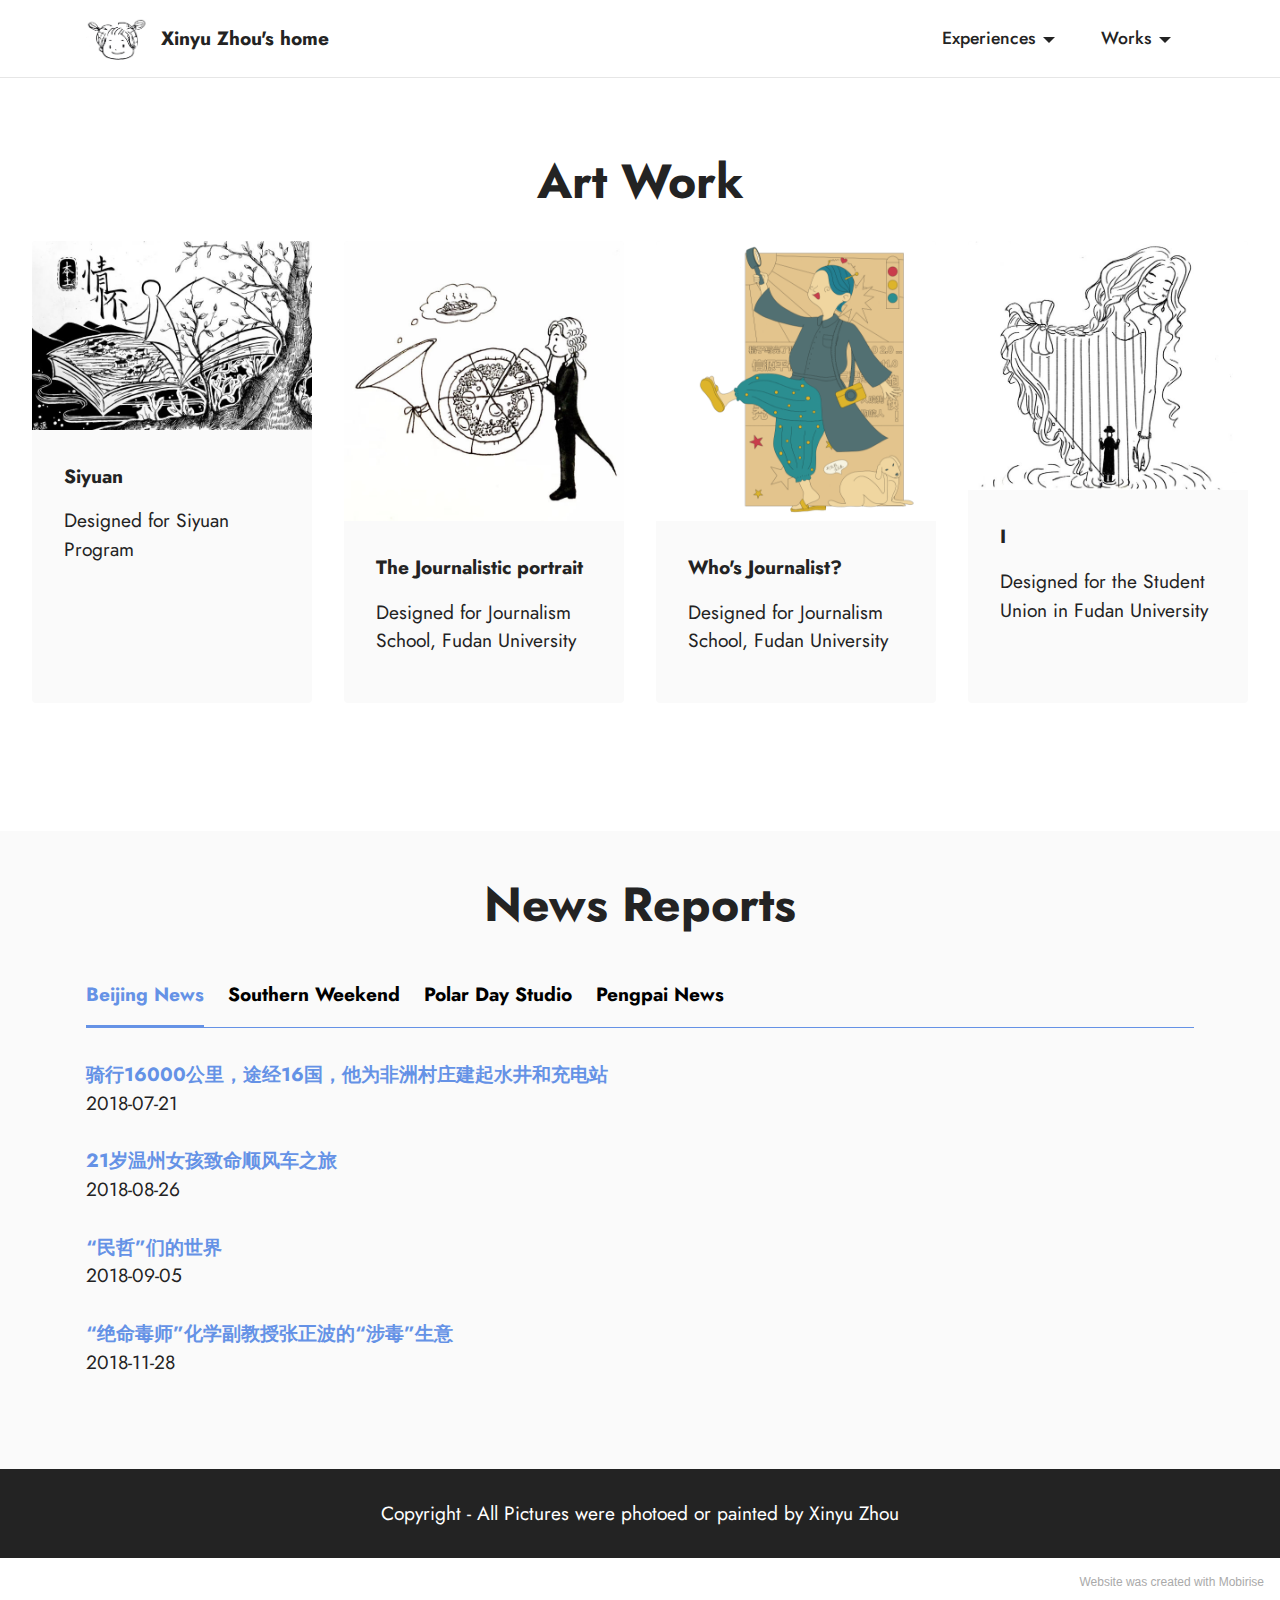
<file: page2.html>
<!DOCTYPE html>
<html  >
<head>
  <!-- Site made with Mobirise Website Builder v5.3.5, https://mobirise.com -->
  <meta charset="UTF-8">
  <meta http-equiv="X-UA-Compatible" content="IE=edge">
  <meta name="generator" content="Mobirise v5.3.5, mobirise.com">
  <meta name="viewport" content="width=device-width, initial-scale=1, minimum-scale=1">
  <link rel="shortcut icon" href="assets/images/zxy-137x133.png" type="image/x-icon">
  <meta name="description" content="">
  
  
  <title>Works</title>
  <link rel="stylesheet" href="assets/tether/tether.min.css">
  <link rel="stylesheet" href="assets/bootstrap/css/bootstrap.min.css">
  <link rel="stylesheet" href="assets/bootstrap/css/bootstrap-grid.min.css">
  <link rel="stylesheet" href="assets/bootstrap/css/bootstrap-reboot.min.css">
  <link rel="stylesheet" href="assets/dropdown/css/style.css">
  <link rel="stylesheet" href="assets/socicon/css/styles.css">
  <link rel="stylesheet" href="assets/theme/css/style.css">
  <link rel="preload" href="https://fonts.googleapis.com/css?family=Jost:100,200,300,400,500,600,700,800,900,100i,200i,300i,400i,500i,600i,700i,800i,900i&display=swap" as="style" onload="this.onload=null;this.rel='stylesheet'">
  <noscript><link rel="stylesheet" href="https://fonts.googleapis.com/css?family=Jost:100,200,300,400,500,600,700,800,900,100i,200i,300i,400i,500i,600i,700i,800i,900i&display=swap"></noscript>
  <link rel="preload" as="style" href="assets/mobirise/css/mbr-additional.css"><link rel="stylesheet" href="assets/mobirise/css/mbr-additional.css" type="text/css">
  
  
  
  
</head>
<body>
  
  <section class="menu cid-sxvs0YqcbO" once="menu" id="menu1-14">
    
    <nav class="navbar navbar-dropdown navbar-fixed-top navbar-expand-lg">
        <div class="container">
            <div class="navbar-brand">
                <span class="navbar-logo">
                    <a href="https://mp.weixin.qq.com/mp/profile_ext?action=home&__biz=MzUxODc2MTE3MA==&scene=124#wechat_redirect" target="_blank">
                        <img src="assets/images/zxy-137x133.png" alt="Mobirise" style="height: 3.8rem;">
                    </a>
                </span>
                <span class="navbar-caption-wrap"><a class="navbar-caption text-black text-primary display-7" href="index.html#header11-k">Xinyu Zhou's home</a></span>
            </div>
            <button class="navbar-toggler" type="button" data-toggle="collapse" data-target="#navbarSupportedContent" aria-controls="navbarNavAltMarkup" aria-expanded="false" aria-label="Toggle navigation">
                <div class="hamburger">
                    <span></span>
                    <span></span>
                    <span></span>
                    <span></span>
                </div>
            </button>
            <div class="collapse navbar-collapse" id="navbarSupportedContent">
                <ul class="navbar-nav nav-dropdown nav-right" data-app-modern-menu="true"><li class="nav-item dropdown"><a class="nav-link link text-black dropdown-toggle display-4" href="#" data-toggle="dropdown-submenu" aria-expanded="false">Experiences</a><div class="dropdown-menu"><a class="text-black dropdown-item text-primary display-4" href="page1.html#timeline3-16">Study Experiences</a><a class="text-black dropdown-item text-primary display-4" href="page1.html#timeline1-17">Working Experiences</a><a class="text-black dropdown-item text-primary display-4" href="page1.html#gallery2-18">Social Services</a></div></li>
                    <li class="nav-item dropdown"><a class="nav-link link text-black dropdown-toggle display-4" href="#" data-toggle="dropdown-submenu" aria-expanded="false">Works</a><div class="dropdown-menu"><a class="text-black dropdown-item text-primary display-4" href="page2.html#gallery3-1a">Art Work</a><a class="text-black dropdown-item text-primary display-4" href="page2.html#tabs1-1b">News Reports</a></div></li></ul>
                
                
            </div>
        </div>
    </nav>

</section>

<section class="gallery3 cid-sxvyr4nNnq" id="gallery3-1a">
    
    
    <div class="container-fluid">
        <div class="mbr-section-head">
            <h4 class="mbr-section-title mbr-fonts-style align-center mb-0 display-2"><strong>Art Work</strong></h4>
            
        </div>
        <div class="row mt-4">
            <div class="item features-image сol-12 col-md-6 col-lg-3">
                <div class="item-wrapper">
                    <div class="item-img">
                        <img src="assets/images/wechatimg183-626x422.jpg" alt="">
                    </div>
                    <div class="item-content">
                        <h5 class="item-title mbr-fonts-style display-7">
                            <strong>Siyuan</strong>
                        </h5>
                        
                        <p class="mbr-text mbr-fonts-style mt-3 display-7">Designed for Siyuan Program<br></p>
                    </div>
                    
                </div>
            </div>
            <div class="item features-image сol-12 col-md-6 col-lg-3">
                <div class="item-wrapper">
                    <div class="item-img">
                        <img src="assets/images/wechatimg202-626x626.jpg" alt="">
                    </div>
                    <div class="item-content">
                        <h5 class="item-title mbr-fonts-style display-7"><strong>The Journalistic portrait</strong></h5>
                        
                        <p class="mbr-text mbr-fonts-style mt-3 display-7">Designed for Journalism School, Fudan University<br></p>
                    </div>
                    
                </div>
            </div>
            <div class="item features-image сol-12 col-md-6 col-lg-3">
                <div class="item-wrapper">
                    <div class="item-img">
                        <img src="assets/images/-626x885.png" alt="">
                    </div>
                    <div class="item-content">
                        <h5 class="item-title mbr-fonts-style display-7"><strong>Who's Journalist?</strong></h5>
                        
                        <p class="mbr-text mbr-fonts-style mt-3 display-7">Designed for Journalism School, Fudan University<br></p>
                    </div>
                    
                </div>
            </div>
            <div class="item features-image сol-12 col-md-6 col-lg-3">
                <div class="item-wrapper">
                    <div class="item-img">
                        <img src="assets/images/wechatimg198-626x557.jpg" alt="" title="">
                    </div>
                    <div class="item-content">
                        <h5 class="item-title mbr-fonts-style display-7">
                            <strong>I</strong>
                        </h5>
                        
                        <p class="mbr-text mbr-fonts-style mt-3 display-7">Designed for the Student Union in Fudan University<br></p>
                    </div>
                    
                </div>
            </div>
        </div>
    </div>
</section>

<section class="tabs content18 cid-sxvziCHvoT" id="tabs1-1b">

    

    
    <div class="container">
        <div class="row justify-content-center">
            <div class="col-12 col-md-12">
                <h3 class="mbr-section-title mb-0 mbr-fonts-style display-2">
                    <strong>News Reports</strong></h3>
                
            </div>
        </div>
        <div class="row justify-content-center mt-4">
            <div class="col-12 col-md-12">
                <ul class="nav nav-tabs mb-4" role="tablist">
                    <li class="nav-item first mbr-fonts-style"><a class="nav-link mbr-fonts-style show active display-7" role="tab" data-toggle="tab" href="#tabs1-1b_tab0" aria-selected="true"><strong>Beijing News</strong></a></li>
                    <li class="nav-item"><a class="nav-link mbr-fonts-style active display-7" role="tab" data-toggle="tab" href="#tabs1-1b_tab1" aria-selected="true"><strong>Southern Weekend</strong></a></li>
                    <li class="nav-item"><a class="nav-link mbr-fonts-style active display-7" role="tab" data-toggle="tab" href="#tabs1-1b_tab2" aria-selected="true"><strong>Polar Day Studio</strong></a></li>
                    <li class="nav-item"><a class="nav-link mbr-fonts-style active display-7" role="tab" data-toggle="tab" href="#tabs1-1b_tab3" aria-selected="true"><strong>Pengpai News</strong></a></li>
                    
                    
                </ul>
                <div class="tab-content">
                    <div id="tab1" class="tab-pane in active" role="tabpanel">
                        <div class="row">
                            <div class="col-md-12">
                                <p class="mbr-text mbr-fonts-style display-7"><a href="https://mp.weixin.qq.com/s/R6QIKVo6wH_LCkxsji64Ag" class="text-primary" target="_blank"><strong>骑行16000公里，途经16国，他为非洲村庄建起水井和充电站</strong></a><br>2018-07-21<br><br><a href="https://mp.weixin.qq.com/s/kyNImgDqjCHD3Shx3VSeww" class="text-primary" target="_blank"><strong>21岁温州女孩致命顺风车之旅</strong></a><br>2018-08-26<br><br><a href="https://mp.weixin.qq.com/s/kyNImgDqjCHD3Shx3VSeww" class="text-primary" target="_blank"><strong>“民哲”们的世界</strong></a><br>2018-09-05<br><br><a href="https://mp.weixin.qq.com/s/v_Tevj8Kk-6QYHl4Rpj1Lw" class="text-primary" target="_blank"><strong>“绝命毒师”化学副教授张正波的“涉毒”生意</strong></a><br>2018-11-28<br><br></p>
                            </div>
                        </div>
                    </div>
                    <div id="tab2" class="tab-pane" role="tabpanel">
                        <div class="row">
                            <div class="col-md-12">
                                <p class="mbr-text mbr-fonts-style display-7"><a href="https://mp.weixin.qq.com/s/cdv-HNbISXGJZQdYZ_CKuA" class="text-primary" target="_blank"><strong>漩涡之外的孙杨：“很多人不待见他，他会更不待见别人”</strong></a><br>2020-02-29<br><br><a href="https://mp.weixin.qq.com/s/RyCcavZGmDk4fcJpU7IoaQ" class="text-primary" target="_blank"><strong>施一公： “每位中国人都可能是西湖大学的拥有者”</strong></a><br>2020-01-06<br><br><a href="http://www.infzm.com/contents/159194" class="text-primary" target="_blank"><strong>在港陆生和内地港生：跨境留学的异与同</strong></a><br>2019-09-20<br><br><a href="http://www.infzm.com/contents/178135" class="text-primary" target="_blank"><strong>非裔演员引发争议：“不管怎样，她都是白色的”</strong></a><br>2020-03-01</p>
                            </div>
                        </div>
                    </div>
                    <div id="tab3" class="tab-pane" role="tabpanel">
                        <div class="row">
                            <div class="col-md-12">
                                <p class="mbr-text mbr-fonts-style display-7"><a href="https://mp.weixin.qq.com/s/hP1sNZWJRvxaLTItw12epg" class="text-primary" target="_blank"><strong>跨性别“老师”逃离戒网瘾学校</strong></a><br>2020-08-17<br><br><a href="https://mp.weixin.qq.com/s/415dQs-yZJuJlxBZuhH83w" class="text-primary" target="_blank"><strong>为了上学，17岁的我举报了逼婚的父母</strong></a><br>2020-07-29<br><br><a href="https://mp.weixin.qq.com/s/0DejlxLeK0eyrbfghC5v3Q" class="text-primary" target="_blank"><strong>困在表格里的毕节教师：被欠薪后，我依然留守在大方县</strong></a><br>2020-09-18<br><br><a href="https://mp.weixin.qq.com/s/y2gWWfggb4HDZixxJL_UAg" class="text-primary" target="_blank"><strong>影院归来的这一天</strong></a><br>2020-07-20</p>
                            </div>
                        </div>
                    </div>
                    <div id="tab4" class="tab-pane" role="tabpanel">
                        <div class="row">
                            <div class="col-md-12">
                                <p class="mbr-text mbr-fonts-style display-7"><a href="https://mp.weixin.qq.com/s/x8ssr9RPVIwSfqvJ4CXkBg" class="text-primary" target="_blank"><strong>中国人到底每天睡多久？</strong></a><br>2021-02-05<br><br><a href="https://mp.weixin.qq.com/s/40hqeaOoUeaEvGvQE344Cw" class="text-primary" target="_blank"><strong>这届年轻人嘴上喊穷，最终还是买了房</strong></a><br>2021-04-15</p>
                            </div>
                        </div>
                    </div>
                    
                    
                </div>
            </div>
        </div>
    </div>
</section>

<section class="footer7 cid-sxvs0YRBfY" once="footers" id="footer7-15">

    

    

    <div class="container">
        <div class="media-container-row align-center mbr-white">
            <div class="col-12">
                <p class="mbr-text mb-0 mbr-fonts-style display-7">Copyright - All Pictures were photoed or painted by Xinyu Zhou</p>
            </div>
        </div>
    </div>
</section><section style="background-color: #fff; font-family: -apple-system, BlinkMacSystemFont, 'Segoe UI', 'Roboto', 'Helvetica Neue', Arial, sans-serif; color:#aaa; font-size:12px; padding: 0; align-items: center; display: flex;"><a href="https://mobirise.site/q" style="flex: 1 1; height: 3rem; padding-left: 1rem;"></a><p style="flex: 0 0 auto; margin:0; padding-right:1rem;">Website <a href="https://mobirise.site/f" style="color:#aaa;">was created</a> with Mobirise</p></section><script src="assets/web/assets/jquery/jquery.min.js"></script>  <script src="assets/popper/popper.min.js"></script>  <script src="assets/tether/tether.min.js"></script>  <script src="assets/bootstrap/js/bootstrap.min.js"></script>  <script src="assets/smoothscroll/smooth-scroll.js"></script>  <script src="assets/dropdown/js/nav-dropdown.js"></script>  <script src="assets/dropdown/js/navbar-dropdown.js"></script>  <script src="assets/touchswipe/jquery.touch-swipe.min.js"></script>  <script src="assets/mbr-tabs/mbr-tabs.js"></script>  <script src="assets/theme/js/script.js"></script>  
  
  
</body>
</html>
</file>
<file: assets/dropdown/css/style.css>
.navbar-dropdown {
  left: 0;
  padding: 0;
  position: absolute;
  right: 0;
  top: 0;
  transition: all 0.45s ease;
  z-index: 1030;
  background: #282828; }
  .navbar-dropdown .navbar-logo {
    margin-right: 0.8rem;
    transition: margin 0.3s ease-in-out;
    vertical-align: middle; }
    .navbar-dropdown .navbar-logo img {
      height: 3.125rem;
      transition: all 0.3s ease-in-out; }
    .navbar-dropdown .navbar-logo.mbr-iconfont {
      font-size: 3.125rem;
      line-height: 3.125rem; }
  .navbar-dropdown .navbar-caption {
    font-weight: 700;
    white-space: normal;
    vertical-align: -4px;
    line-height: 3.125rem !important; }
    .navbar-dropdown .navbar-caption, .navbar-dropdown .navbar-caption:hover {
      color: inherit;
      text-decoration: none; }
  .navbar-dropdown .mbr-iconfont + .navbar-caption {
    vertical-align: -1px; }
  .navbar-dropdown.navbar-fixed-top {
    position: fixed; }
  .navbar-dropdown .navbar-brand span {
    vertical-align: -4px; }
  .navbar-dropdown.bg-color.transparent {
    background: none; }
  .navbar-dropdown.navbar-short .navbar-brand {
    padding: 0.625rem 0; }
    .navbar-dropdown.navbar-short .navbar-brand span {
      vertical-align: -1px; }
  .navbar-dropdown.navbar-short .navbar-caption {
    line-height: 2.375rem !important;
    vertical-align: -2px; }
  .navbar-dropdown.navbar-short .navbar-logo {
    margin-right: 0.5rem; }
    .navbar-dropdown.navbar-short .navbar-logo img {
      height: 2.375rem; }
    .navbar-dropdown.navbar-short .navbar-logo.mbr-iconfont {
      font-size: 2.375rem;
      line-height: 2.375rem; }
  .navbar-dropdown.navbar-short .mbr-table-cell {
    height: 3.625rem; }
  .navbar-dropdown .navbar-close {
    left: 0.6875rem;
    position: fixed;
    top: 0.75rem;
    z-index: 1000; }
  .navbar-dropdown .hamburger-icon {
    content: "";
    display: inline-block;
    vertical-align: middle;
    width: 16px;
    -webkit-box-shadow: 0 -6px 0 1px #282828,0 0 0 1px #282828,0 6px 0 1px #282828;
    -moz-box-shadow: 0 -6px 0 1px #282828,0 0 0 1px #282828,0 6px 0 1px #282828;
    box-shadow: 0 -6px 0 1px #282828,0 0 0 1px #282828,0 6px 0 1px #282828; }

.dropdown-menu .dropdown-toggle[data-toggle="dropdown-submenu"]::after {
  border-bottom: 0.35em solid transparent;
  border-left: 0.35em solid;
  border-right: 0;
  border-top: 0.35em solid transparent;
  margin-left: 0.3rem; }

.dropdown-menu .dropdown-item:focus {
  outline: 0; }

.nav-dropdown {
  font-size: 0.75rem;
  font-weight: 500;
  height: auto !important; }
  .nav-dropdown .nav-btn {
    padding-left: 1rem; }
  .nav-dropdown .link {
    margin: .667em 1.667em;
    font-weight: 500;
    padding: 0;
    transition: color .2s ease-in-out; }
    .nav-dropdown .link.dropdown-toggle {
      margin-right: 2.583em; }
      .nav-dropdown .link.dropdown-toggle::after {
        margin-left: .25rem;
        border-top: 0.35em solid;
        border-right: 0.35em solid transparent;
        border-left: 0.35em solid transparent;
        border-bottom: 0; }
      .nav-dropdown .link.dropdown-toggle[aria-expanded="true"] {
        margin: 0;
        padding: 0.667em 3.263em  0.667em 1.667em; }
  .nav-dropdown .link::after,
  .nav-dropdown .dropdown-item::after {
    color: inherit; }
  .nav-dropdown .btn {
    font-size: 0.75rem;
    font-weight: 700;
    letter-spacing: 0;
    margin-bottom: 0;
    padding-left: 1.25rem;
    padding-right: 1.25rem; }
  .nav-dropdown .dropdown-menu {
    border-radius: 0;
    border: 0;
    left: 0;
    margin: 0;
    padding-bottom: 1.25rem;
    padding-top: 1.25rem;
    position: relative; }
  .nav-dropdown .dropdown-submenu {
    margin-left: 0.125rem;
    top: 0; }
  .nav-dropdown .dropdown-item {
    font-weight: 500;
    line-height: 2;
    padding: 0.3846em 4.615em 0.3846em 1.5385em;
    position: relative;
    transition: color .2s ease-in-out, background-color .2s ease-in-out; }
    .nav-dropdown .dropdown-item::after {
      margin-top: -0.3077em;
      position: absolute;
      right: 1.1538em;
      top: 50%; }
    .nav-dropdown .dropdown-item:focus, .nav-dropdown .dropdown-item:hover {
      background: none; }

@media (max-width: 767px) {
  .nav-dropdown.navbar-toggleable-sm {
    bottom: 0;
    display: none;
    left: 0;
    overflow-x: hidden;
    position: fixed;
    top: 0;
    transform: translateX(-100%);
    -ms-transform: translateX(-100%);
    -webkit-transform: translateX(-100%);
    width: 18.75rem;
    z-index: 999; } }
.nav-dropdown.navbar-toggleable-xl {
  bottom: 0;
  display: none;
  left: 0;
  overflow-x: hidden;
  position: fixed;
  top: 0;
  transform: translateX(-100%);
  -ms-transform: translateX(-100%);
  -webkit-transform: translateX(-100%);
  width: 18.75rem;
  z-index: 999; }

.nav-dropdown-sm {
  display: block !important;
  overflow-x: hidden;
  overflow: auto;
  padding-top: 3.875rem; }
  .nav-dropdown-sm::after {
    content: "";
    display: block;
    height: 3rem;
    width: 100%; }
  .nav-dropdown-sm.collapse.in ~ .navbar-close {
    display: block !important; }
  .nav-dropdown-sm.collapsing, .nav-dropdown-sm.collapse.in {
    transform: translateX(0);
    -ms-transform: translateX(0);
    -webkit-transform: translateX(0);
    transition: all 0.25s ease-out;
    -webkit-transition: all 0.25s ease-out;
    background: #282828; }
  .nav-dropdown-sm.collapsing[aria-expanded="false"] {
    transform: translateX(-100%);
    -ms-transform: translateX(-100%);
    -webkit-transform: translateX(-100%); }
  .nav-dropdown-sm .nav-item {
    display: block;
    margin-left: 0 !important;
    padding-left: 0; }
  .nav-dropdown-sm .link,
  .nav-dropdown-sm .dropdown-item {
    border-top: 1px dotted rgba(255, 255, 255, 0.1);
    font-size: 0.8125rem;
    line-height: 1.6;
    margin: 0 !important;
    padding: 0.875rem 2.4rem 0.875rem 1.5625rem !important;
    position: relative;
    white-space: normal; }
    .nav-dropdown-sm .link:focus, .nav-dropdown-sm .link:hover,
    .nav-dropdown-sm .dropdown-item:focus,
    .nav-dropdown-sm .dropdown-item:hover {
      background: rgba(0, 0, 0, 0.2) !important;
      color: #c0a375; }
  .nav-dropdown-sm .nav-btn {
    position: relative;
    padding: 1.5625rem 1.5625rem 0 1.5625rem; }
    .nav-dropdown-sm .nav-btn::before {
      border-top: 1px dotted rgba(255, 255, 255, 0.1);
      content: "";
      left: 0;
      position: absolute;
      top: 0;
      width: 100%; }
    .nav-dropdown-sm .nav-btn + .nav-btn {
      padding-top: 0.625rem; }
      .nav-dropdown-sm .nav-btn + .nav-btn::before {
        display: none; }
  .nav-dropdown-sm .btn {
    padding: 0.625rem 0; }
  .nav-dropdown-sm .dropdown-toggle[data-toggle="dropdown-submenu"]::after {
    margin-left: .25rem;
    border-top: 0.35em solid;
    border-right: 0.35em solid transparent;
    border-left: 0.35em solid transparent;
    border-bottom: 0; }
  .nav-dropdown-sm .dropdown-toggle[data-toggle="dropdown-submenu"][aria-expanded="true"]::after {
    border-top: 0;
    border-right: 0.35em solid transparent;
    border-left: 0.35em solid transparent;
    border-bottom: 0.35em solid; }
  .nav-dropdown-sm .dropdown-menu {
    margin: 0;
    padding: 0;
    position: relative;
    top: 0;
    left: 0;
    width: 100%;
    border: 0;
    float: none;
    border-radius: 0;
    background: none; }
  .nav-dropdown-sm .dropdown-submenu {
    left: 100%;
    margin-left: 0.125rem;
    margin-top: -1.25rem;
    top: 0; }

.navbar-toggleable-sm .nav-dropdown .dropdown-menu {
  position: absolute; }

.navbar-toggleable-sm .nav-dropdown .dropdown-submenu {
  left: 100%;
  margin-left: 0.125rem;
  margin-top: -1.25rem;
  top: 0; }

.navbar-toggleable-sm.opened .nav-dropdown .dropdown-menu {
  position: relative; }

.navbar-toggleable-sm.opened .nav-dropdown .dropdown-submenu {
  left: 0;
  margin-left: 00rem;
  margin-top: 0rem;
  top: 0; }

.is-builder .nav-dropdown.collapsing {
  transition: none !important; }

/*# sourceMappingURL=style.css.map */
</file>
<file: assets/socicon/css/styles.css>
@charset "UTF-8";

@font-face {
  font-family: 'Socicon';
  src:  url('../fonts/socicon.eot');
  src:  url('../fonts/socicon.eot?#iefix') format('embedded-opentype'),
    url('../fonts/socicon.woff2') format('woff2'),
    url('../fonts/socicon.ttf') format('truetype'),
    url('../fonts/socicon.woff') format('woff'),
    url('../fonts/socicon.svg#socicon') format('svg');
  font-weight: normal;
  font-style: normal;
  font-display: swap;
}

[data-icon]:before {
  font-family: "socicon" !important;
  content: attr(data-icon);
  font-style: normal !important;
  font-weight: normal !important;
  font-variant: normal !important;
  text-transform: none !important;
  speak: none;
  line-height: 1;
  -webkit-font-smoothing: antialiased;
  -moz-osx-font-smoothing: grayscale;
}

[class^="socicon-"], [class*=" socicon-"] {
  /* use !important to prevent issues with browser extensions that change fonts */
  font-family: 'Socicon' !important;
  speak: none;
  font-style: normal;
  font-weight: normal;
  font-variant: normal;
  text-transform: none;
  line-height: 1;

  /* Better Font Rendering =========== */
  -webkit-font-smoothing: antialiased;
  -moz-osx-font-smoothing: grayscale;
}

.socicon-eitaa:before {
  content: "\e97c";
}
.socicon-soroush:before {
  content: "\e97d";
}
.socicon-bale:before {
  content: "\e97e";
}
.socicon-zazzle:before {
  content: "\e97b";
}
.socicon-society6:before {
  content: "\e97a";
}
.socicon-redbubble:before {
  content: "\e979";
}
.socicon-avvo:before {
  content: "\e978";
}
.socicon-stitcher:before {
  content: "\e977";
}
.socicon-googlehangouts:before {
  content: "\e974";
}
.socicon-dlive:before {
  content: "\e975";
}
.socicon-vsco:before {
  content: "\e976";
}
.socicon-flipboard:before {
  content: "\e973";
}
.socicon-ubuntu:before {
  content: "\e958";
}
.socicon-artstation:before {
  content: "\e959";
}
.socicon-invision:before {
  content: "\e95a";
}
.socicon-torial:before {
  content: "\e95b";
}
.socicon-collectorz:before {
  content: "\e95c";
}
.socicon-seenthis:before {
  content: "\e95d";
}
.socicon-googleplaymusic:before {
  content: "\e95e";
}
.socicon-debian:before {
  content: "\e95f";
}
.socicon-filmfreeway:before {
  content: "\e960";
}
.socicon-gnome:before {
  content: "\e961";
}
.socicon-itchio:before {
  content: "\e962";
}
.socicon-jamendo:before {
  content: "\e963";
}
.socicon-mix:before {
  content: "\e964";
}
.socicon-sharepoint:before {
  content: "\e965";
}
.socicon-tinder:before {
  content: "\e966";
}
.socicon-windguru:before {
  content: "\e967";
}
.socicon-cdbaby:before {
  content: "\e968";
}
.socicon-elementaryos:before {
  content: "\e969";
}
.socicon-stage32:before {
  content: "\e96a";
}
.socicon-tiktok:before {
  content: "\e96b";
}
.socicon-gitter:before {
  content: "\e96c";
}
.socicon-letterboxd:before {
  content: "\e96d";
}
.socicon-threema:before {
  content: "\e96e";
}
.socicon-splice:before {
  content: "\e96f";
}
.socicon-metapop:before {
  content: "\e970";
}
.socicon-naver:before {
  content: "\e971";
}
.socicon-remote:before {
  content: "\e972";
}
.socicon-internet:before {
  content: "\e957";
}
.socicon-moddb:before {
  content: "\e94b";
}
.socicon-indiedb:before {
  content: "\e94c";
}
.socicon-traxsource:before {
  content: "\e94d";
}
.socicon-gamefor:before {
  content: "\e94e";
}
.socicon-pixiv:before {
  content: "\e94f";
}
.socicon-myanimelist:before {
  content: "\e950";
}
.socicon-blackberry:before {
  content: "\e951";
}
.socicon-wickr:before {
  content: "\e952";
}
.socicon-spip:before {
  content: "\e953";
}
.socicon-napster:before {
  content: "\e954";
}
.socicon-beatport:before {
  content: "\e955";
}
.socicon-hackerone:before {
  content: "\e956";
}
.socicon-hackernews:before {
  content: "\e946";
}
.socicon-smashwords:before {
  content: "\e947";
}
.socicon-kobo:before {
  content: "\e948";
}
.socicon-bookbub:before {
  content: "\e949";
}
.socicon-mailru:before {
  content: "\e94a";
}
.socicon-gitlab:before {
  content: "\e945";
}
.socicon-instructables:before {
  content: "\e944";
}
.socicon-portfolio:before {
  content: "\e943";
}
.socicon-codered:before {
  content: "\e940";
}
.socicon-origin:before {
  content: "\e941";
}
.socicon-nextdoor:before {
  content: "\e942";
}
.socicon-udemy:before {
  content: "\e93f";
}
.socicon-livemaster:before {
  content: "\e93e";
}
.socicon-crunchbase:before {
  content: "\e93b";
}
.socicon-homefy:before {
  content: "\e93c";
}
.socicon-calendly:before {
  content: "\e93d";
}
.socicon-realtor:before {
  content: "\e90f";
}
.socicon-tidal:before {
  content: "\e910";
}
.socicon-qobuz:before {
  content: "\e911";
}
.socicon-natgeo:before {
  content: "\e912";
}
.socicon-mastodon:before {
  content: "\e913";
}
.socicon-unsplash:before {
  content: "\e914";
}
.socicon-homeadvisor:before {
  content: "\e915";
}
.socicon-angieslist:before {
  content: "\e916";
}
.socicon-codepen:before {
  content: "\e917";
}
.socicon-slack:before {
  content: "\e918";
}
.socicon-openaigym:before {
  content: "\e919";
}
.socicon-logmein:before {
  content: "\e91a";
}
.socicon-fiverr:before {
  content: "\e91b";
}
.socicon-gotomeeting:before {
  content: "\e91c";
}
.socicon-aliexpress:before {
  content: "\e91d";
}
.socicon-guru:before {
  content: "\e91e";
}
.socicon-appstore:before {
  content: "\e91f";
}
.socicon-homes:before {
  content: "\e920";
}
.socicon-zoom:before {
  content: "\e921";
}
.socicon-alibaba:before {
  content: "\e922";
}
.socicon-craigslist:before {
  content: "\e923";
}
.socicon-wix:before {
  content: "\e924";
}
.socicon-redfin:before {
  content: "\e925";
}
.socicon-googlecalendar:before {
  content: "\e926";
}
.socicon-shopify:before {
  content: "\e927";
}
.socicon-freelancer:before {
  content: "\e928";
}
.socicon-seedrs:before {
  content: "\e929";
}
.socicon-bing:before {
  content: "\e92a";
}
.socicon-doodle:before {
  content: "\e92b";
}
.socicon-bonanza:before {
  content: "\e92c";
}
.socicon-squarespace:before {
  content: "\e92d";
}
.socicon-toptal:before {
  content: "\e92e";
}
.socicon-gust:before {
  content: "\e92f";
}
.socicon-ask:before {
  content: "\e930";
}
.socicon-trulia:before {
  content: "\e931";
}
.socicon-loomly:before {
  content: "\e932";
}
.socicon-ghost:before {
  content: "\e933";
}
.socicon-upwork:before {
  content: "\e934";
}
.socicon-fundable:before {
  content: "\e935";
}
.socicon-booking:before {
  content: "\e936";
}
.socicon-googlemaps:before {
  content: "\e937";
}
.socicon-zillow:before {
  content: "\e938";
}
.socicon-niconico:before {
  content: "\e939";
}
.socicon-toneden:before {
  content: "\e93a";
}
.socicon-augment:before {
  content: "\e908";
}
.socicon-bitbucket:before {
  content: "\e909";
}
.socicon-fyuse:before {
  content: "\e90a";
}
.socicon-yt-gaming:before {
  content: "\e90b";
}
.socicon-sketchfab:before {
  content: "\e90c";
}
.socicon-mobcrush:before {
  content: "\e90d";
}
.socicon-microsoft:before {
  content: "\e90e";
}
.socicon-pandora:before {
  content: "\e907";
}
.socicon-messenger:before {
  content: "\e906";
}
.socicon-gamewisp:before {
  content: "\e905";
}
.socicon-bloglovin:before {
  content: "\e904";
}
.socicon-tunein:before {
  content: "\e903";
}
.socicon-gamejolt:before {
  content: "\e901";
}
.socicon-trello:before {
  content: "\e902";
}
.socicon-spreadshirt:before {
  content: "\e900";
}
.socicon-500px:before {
  content: "\e000";
}
.socicon-8tracks:before {
  content: "\e001";
}
.socicon-airbnb:before {
  content: "\e002";
}
.socicon-alliance:before {
  content: "\e003";
}
.socicon-amazon:before {
  content: "\e004";
}
.socicon-amplement:before {
  content: "\e005";
}
.socicon-android:before {
  content: "\e006";
}
.socicon-angellist:before {
  content: "\e007";
}
.socicon-apple:before {
  content: "\e008";
}
.socicon-appnet:before {
  content: "\e009";
}
.socicon-baidu:before {
  content: "\e00a";
}
.socicon-bandcamp:before {
  content: "\e00b";
}
.socicon-battlenet:before {
  content: "\e00c";
}
.socicon-mixer:before {
  content: "\e00d";
}
.socicon-bebee:before {
  content: "\e00e";
}
.socicon-bebo:before {
  content: "\e00f";
}
.socicon-behance:before {
  content: "\e010";
}
.socicon-blizzard:before {
  content: "\e011";
}
.socicon-blogger:before {
  content: "\e012";
}
.socicon-buffer:before {
  content: "\e013";
}
.socicon-chrome:before {
  content: "\e014";
}
.socicon-coderwall:before {
  content: "\e015";
}
.socicon-curse:before {
  content: "\e016";
}
.socicon-dailymotion:before {
  content: "\e017";
}
.socicon-deezer:before {
  content: "\e018";
}
.socicon-delicious:before {
  content: "\e019";
}
.socicon-deviantart:before {
  content: "\e01a";
}
.socicon-diablo:before {
  content: "\e01b";
}
.socicon-digg:before {
  content: "\e01c";
}
.socicon-discord:before {
  content: "\e01d";
}
.socicon-disqus:before {
  content: "\e01e";
}
.socicon-douban:before {
  content: "\e01f";
}
.socicon-draugiem:before {
  content: "\e020";
}
.socicon-dribbble:before {
  content: "\e021";
}
.socicon-drupal:before {
  content: "\e022";
}
.socicon-ebay:before {
  content: "\e023";
}
.socicon-ello:before {
  content: "\e024";
}
.socicon-endomodo:before {
  content: "\e025";
}
.socicon-envato:before {
  content: "\e026";
}
.socicon-etsy:before {
  content: "\e027";
}
.socicon-facebook:before {
  content: "\e028";
}
.socicon-feedburner:before {
  content: "\e029";
}
.socicon-filmweb:before {
  content: "\e02a";
}
.socicon-firefox:before {
  content: "\e02b";
}
.socicon-flattr:before {
  content: "\e02c";
}
.socicon-flickr:before {
  content: "\e02d";
}
.socicon-formulr:before {
  content: "\e02e";
}
.socicon-forrst:before {
  content: "\e02f";
}
.socicon-foursquare:before {
  content: "\e030";
}
.socicon-friendfeed:before {
  content: "\e031";
}
.socicon-github:before {
  content: "\e032";
}
.socicon-goodreads:before {
  content: "\e033";
}
.socicon-google:before {
  content: "\e034";
}
.socicon-googlescholar:before {
  content: "\e035";
}
.socicon-googlegroups:before {
  content: "\e036";
}
.socicon-googlephotos:before {
  content: "\e037";
}
.socicon-googleplus:before {
  content: "\e038";
}
.socicon-grooveshark:before {
  content: "\e039";
}
.socicon-hackerrank:before {
  content: "\e03a";
}
.socicon-hearthstone:before {
  content: "\e03b";
}
.socicon-hellocoton:before {
  content: "\e03c";
}
.socicon-heroes:before {
  content: "\e03d";
}
.socicon-smashcast:before {
  content: "\e03e";
}
.socicon-horde:before {
  content: "\e03f";
}
.socicon-houzz:before {
  content: "\e040";
}
.socicon-icq:before {
  content: "\e041";
}
.socicon-identica:before {
  content: "\e042";
}
.socicon-imdb:before {
  content: "\e043";
}
.socicon-instagram:before {
  content: "\e044";
}
.socicon-issuu:before {
  content: "\e045";
}
.socicon-istock:before {
  content: "\e046";
}
.socicon-itunes:before {
  content: "\e047";
}
.socicon-keybase:before {
  content: "\e048";
}
.socicon-lanyrd:before {
  content: "\e049";
}
.socicon-lastfm:before {
  content: "\e04a";
}
.socicon-line:before {
  content: "\e04b";
}
.socicon-linkedin:before {
  content: "\e04c";
}
.socicon-livejournal:before {
  content: "\e04d";
}
.socicon-lyft:before {
  content: "\e04e";
}
.socicon-macos:before {
  content: "\e04f";
}
.socicon-mail:before {
  content: "\e050";
}
.socicon-medium:before {
  content: "\e051";
}
.socicon-meetup:before {
  content: "\e052";
}
.socicon-mixcloud:before {
  content: "\e053";
}
.socicon-modelmayhem:before {
  content: "\e054";
}
.socicon-mumble:before {
  content: "\e055";
}
.socicon-myspace:before {
  content: "\e056";
}
.socicon-newsvine:before {
  content: "\e057";
}
.socicon-nintendo:before {
  content: "\e058";
}
.socicon-npm:before {
  content: "\e059";
}
.socicon-odnoklassniki:before {
  content: "\e05a";
}
.socicon-openid:before {
  content: "\e05b";
}
.socicon-opera:before {
  content: "\e05c";
}
.socicon-outlook:before {
  content: "\e05d";
}
.socicon-overwatch:before {
  content: "\e05e";
}
.socicon-patreon:before {
  content: "\e05f";
}
.socicon-paypal:before {
  content: "\e060";
}
.socicon-periscope:before {
  content: "\e061";
}
.socicon-persona:before {
  content: "\e062";
}
.socicon-pinterest:before {
  content: "\e063";
}
.socicon-play:before {
  content: "\e064";
}
.socicon-player:before {
  content: "\e065";
}
.socicon-playstation:before {
  content: "\e066";
}
.socicon-pocket:before {
  content: "\e067";
}
.socicon-qq:before {
  content: "\e068";
}
.socicon-quora:before {
  content: "\e069";
}
.socicon-raidcall:before {
  content: "\e06a";
}
.socicon-ravelry:before {
  content: "\e06b";
}
.socicon-reddit:before {
  content: "\e06c";
}
.socicon-renren:before {
  content: "\e06d";
}
.socicon-researchgate:before {
  content: "\e06e";
}
.socicon-residentadvisor:before {
  content: "\e06f";
}
.socicon-reverbnation:before {
  content: "\e070";
}
.socicon-rss:before {
  content: "\e071";
}
.socicon-sharethis:before {
  content: "\e072";
}
.socicon-skype:before {
  content: "\e073";
}
.socicon-slideshare:before {
  content: "\e074";
}
.socicon-smugmug:before {
  content: "\e075";
}
.socicon-snapchat:before {
  content: "\e076";
}
.socicon-songkick:before {
  content: "\e077";
}
.socicon-soundcloud:before {
  content: "\e078";
}
.socicon-spotify:before {
  content: "\e079";
}
.socicon-stackexchange:before {
  content: "\e07a";
}
.socicon-stackoverflow:before {
  content: "\e07b";
}
.socicon-starcraft:before {
  content: "\e07c";
}
.socicon-stayfriends:before {
  content: "\e07d";
}
.socicon-steam:before {
  content: "\e07e";
}
.socicon-storehouse:before {
  content: "\e07f";
}
.socicon-strava:before {
  content: "\e080";
}
.socicon-streamjar:before {
  content: "\e081";
}
.socicon-stumbleupon:before {
  content: "\e082";
}
.socicon-swarm:before {
  content: "\e083";
}
.socicon-teamspeak:before {
  content: "\e084";
}
.socicon-teamviewer:before {
  content: "\e085";
}
.socicon-technorati:before {
  content: "\e086";
}
.socicon-telegram:before {
  content: "\e087";
}
.socicon-tripadvisor:before {
  content: "\e088";
}
.socicon-tripit:before {
  content: "\e089";
}
.socicon-triplej:before {
  content: "\e08a";
}
.socicon-tumblr:before {
  content: "\e08b";
}
.socicon-twitch:before {
  content: "\e08c";
}
.socicon-twitter:before {
  content: "\e08d";
}
.socicon-uber:before {
  content: "\e08e";
}
.socicon-ventrilo:before {
  content: "\e08f";
}
.socicon-viadeo:before {
  content: "\e090";
}
.socicon-viber:before {
  content: "\e091";
}
.socicon-viewbug:before {
  content: "\e092";
}
.socicon-vimeo:before {
  content: "\e093";
}
.socicon-vine:before {
  content: "\e094";
}
.socicon-vkontakte:before {
  content: "\e095";
}
.socicon-warcraft:before {
  content: "\e096";
}
.socicon-wechat:before {
  content: "\e097";
}
.socicon-weibo:before {
  content: "\e098";
}
.socicon-whatsapp:before {
  content: "\e099";
}
.socicon-wikipedia:before {
  content: "\e09a";
}
.socicon-windows:before {
  content: "\e09b";
}
.socicon-wordpress:before {
  content: "\e09c";
}
.socicon-wykop:before {
  content: "\e09d";
}
.socicon-xbox:before {
  content: "\e09e";
}
.socicon-xing:before {
  content: "\e09f";
}
.socicon-yahoo:before {
  content: "\e0a0";
}
.socicon-yammer:before {
  content: "\e0a1";
}
.socicon-yandex:before {
  content: "\e0a2";
}
.socicon-yelp:before {
  content: "\e0a3";
}
.socicon-younow:before {
  content: "\e0a4";
}
.socicon-youtube:before {
  content: "\e0a5";
}
.socicon-zapier:before {
  content: "\e0a6";
}
.socicon-zerply:before {
  content: "\e0a7";
}
.socicon-zomato:before {
  content: "\e0a8";
}
.socicon-zynga:before {
  content: "\e0a9";
}
</file>
<file: assets/theme/css/style.css>
@charset "UTF-8";
section {
  background-color: #ffffff;
}

body {
  font-style: normal;
  line-height: 1.5;
  font-weight: 400;
  color: #232323;
  position: relative;
}

section,
.container,
.container-fluid {
  position: relative;
  word-wrap: break-word;
}

a.mbr-iconfont:hover {
  text-decoration: none;
}

.article .lead p,
.article .lead ul,
.article .lead ol,
.article .lead pre,
.article .lead blockquote {
  margin-bottom: 0;
}

a {
  font-style: normal;
  font-weight: 400;
  cursor: pointer;
}
a, a:hover {
  text-decoration: none;
}

.mbr-section-title {
  font-style: normal;
  line-height: 1.3;
}

.mbr-section-subtitle {
  line-height: 1.3;
}

.mbr-text {
  font-style: normal;
  line-height: 1.7;
}

h1,
h2,
h3,
h4,
h5,
h6,
.display-1,
.display-2,
.display-4,
.display-5,
.display-7,
span,
p,
a {
  line-height: 1;
  word-break: break-word;
  word-wrap: break-word;
  font-weight: 400;
}

b,
strong {
  font-weight: bold;
}

input:-webkit-autofill, input:-webkit-autofill:hover, input:-webkit-autofill:focus, input:-webkit-autofill:active {
  transition-delay: 9999s;
  -webkit-transition-property: background-color, color;
  transition-property: background-color, color;
}

textarea[type=hidden] {
  display: none;
}

section {
  background-position: 50% 50%;
  background-repeat: no-repeat;
  background-size: cover;
}
section .mbr-background-video,
section .mbr-background-video-preview {
  position: absolute;
  bottom: 0;
  left: 0;
  right: 0;
  top: 0;
}

.hidden {
  visibility: hidden;
}

.mbr-z-index20 {
  z-index: 20;
}

/*! Base colors */
.mbr-white {
  color: #ffffff;
}

.mbr-black {
  color: #111111;
}

.mbr-bg-white {
  background-color: #ffffff;
}

.mbr-bg-black {
  background-color: #000000;
}

/*! Text-aligns */
.align-left {
  text-align: left;
}

.align-center {
  text-align: center;
}

.align-right {
  text-align: right;
}

/*! Font-weight  */
.mbr-light {
  font-weight: 300;
}

.mbr-regular {
  font-weight: 400;
}

.mbr-semibold {
  font-weight: 500;
}

.mbr-bold {
  font-weight: 700;
}

/*! Media  */
.media-content {
  flex-basis: 100%;
}

.media-container-row {
  display: flex;
  flex-direction: row;
  flex-wrap: wrap;
  justify-content: center;
  align-content: center;
  align-items: start;
}
.media-container-row .media-size-item {
  width: 400px;
}

.media-container-column {
  display: flex;
  flex-direction: column;
  flex-wrap: wrap;
  justify-content: center;
  align-content: center;
  align-items: stretch;
}
.media-container-column > * {
  width: 100%;
}

@media (min-width: 992px) {
  .media-container-row {
    flex-wrap: nowrap;
  }
}
figure {
  margin-bottom: 0;
  overflow: hidden;
}

figure[mbr-media-size] {
  transition: width 0.1s;
}

img,
iframe {
  display: block;
  width: 100%;
}

.card {
  background-color: transparent;
  border: none;
}

.card-box {
  width: 100%;
}

.card-img {
  text-align: center;
  flex-shrink: 0;
  -webkit-flex-shrink: 0;
}

.media {
  max-width: 100%;
  margin: 0 auto;
}

.mbr-figure {
  align-self: center;
}

.media-container > div {
  max-width: 100%;
}

.mbr-figure img,
.card-img img {
  width: 100%;
}

@media (max-width: 991px) {
  .media-size-item {
    width: auto !important;
  }

  .media {
    width: auto;
  }

  .mbr-figure {
    width: 100% !important;
  }
}
/*! Buttons */
.mbr-section-btn {
  margin-left: -0.6rem;
  margin-right: -0.6rem;
  font-size: 0;
}

.btn {
  font-weight: 600;
  border-width: 1px;
  font-style: normal;
  margin: 0.6rem 0.6rem;
  white-space: normal;
  transition: all 0.2s ease-in-out;
  display: inline-flex;
  align-items: center;
  justify-content: center;
  word-break: break-word;
}

.btn-sm {
  font-weight: 600;
  letter-spacing: 0px;
  transition: all 0.3s ease-in-out;
}

.btn-md {
  font-weight: 600;
  letter-spacing: 0px;
  transition: all 0.3s ease-in-out;
}

.btn-lg {
  font-weight: 600;
  letter-spacing: 0px;
  transition: all 0.3s ease-in-out;
}

.btn-form {
  margin: 0;
}
.btn-form:hover {
  cursor: pointer;
}

nav .mbr-section-btn {
  margin-left: 0rem;
  margin-right: 0rem;
}

/*! Btn icon margin */
.btn .mbr-iconfont,
.btn.btn-sm .mbr-iconfont {
  order: 1;
  cursor: pointer;
  margin-left: 0.5rem;
  vertical-align: sub;
}

.btn.btn-md .mbr-iconfont,
.btn.btn-md .mbr-iconfont {
  margin-left: 0.8rem;
}

.mbr-regular {
  font-weight: 400;
}

.mbr-semibold {
  font-weight: 500;
}

.mbr-bold {
  font-weight: 700;
}

[type=submit] {
  -webkit-appearance: none;
}

/*! Full-screen */
.mbr-fullscreen .mbr-overlay {
  min-height: 100vh;
}

.mbr-fullscreen {
  display: flex;
  display: -moz-flex;
  display: -ms-flex;
  display: -o-flex;
  align-items: center;
  min-height: 100vh;
  padding-top: 3rem;
  padding-bottom: 3rem;
}

/*! Map */
.map {
  height: 25rem;
  position: relative;
}
.map iframe {
  width: 100%;
  height: 100%;
}

/*! Scroll to top arrow */
.mbr-arrow-up {
  bottom: 25px;
  right: 90px;
  position: fixed;
  text-align: right;
  z-index: 5000;
  color: #ffffff;
  font-size: 22px;
}

.mbr-arrow-up a {
  background: rgba(0, 0, 0, 0.2);
  border-radius: 50%;
  color: #fff;
  display: inline-block;
  height: 60px;
  width: 60px;
  border: 2px solid #fff;
  outline-style: none !important;
  position: relative;
  text-decoration: none;
  transition: all 0.3s ease-in-out;
  cursor: pointer;
  text-align: center;
}
.mbr-arrow-up a:hover {
  background-color: rgba(0, 0, 0, 0.4);
}
.mbr-arrow-up a i {
  line-height: 60px;
}

.mbr-arrow-up-icon {
  display: block;
  color: #fff;
}

.mbr-arrow-up-icon::before {
  content: "›";
  display: inline-block;
  font-family: serif;
  font-size: 22px;
  line-height: 1;
  font-style: normal;
  position: relative;
  top: 6px;
  left: -4px;
  transform: rotate(-90deg);
}

/*! Arrow Down */
.mbr-arrow {
  position: absolute;
  bottom: 45px;
  left: 50%;
  width: 60px;
  height: 60px;
  cursor: pointer;
  background-color: rgba(80, 80, 80, 0.5);
  border-radius: 50%;
  transform: translateX(-50%);
}
@media (max-width: 767px) {
  .mbr-arrow {
    display: none;
  }
}
.mbr-arrow > a {
  display: inline-block;
  text-decoration: none;
  outline-style: none;
  -webkit-animation: arrowdown 1.7s ease-in-out infinite;
          animation: arrowdown 1.7s ease-in-out infinite;
  color: #ffffff;
}
.mbr-arrow > a > i {
  position: absolute;
  top: -2px;
  left: 15px;
  font-size: 2rem;
}

#scrollToTop a i::before {
  content: "";
  position: absolute;
  display: block;
  border-bottom: 2.5px solid #fff;
  border-left: 2.5px solid #fff;
  width: 27.8%;
  height: 27.8%;
  left: 50%;
  top: 51%;
  transform: translateY(-30%) translateX(-50%) rotate(135deg);
}

@keyframes arrowdown {
  0% {
    transform: translateY(0px);
  }
  50% {
    transform: translateY(-5px);
  }
  100% {
    transform: translateY(0px);
  }
}
@-webkit-keyframes arrowdown {
  0% {
    transform: translateY(0px);
  }
  50% {
    transform: translateY(-5px);
  }
  100% {
    transform: translateY(0px);
  }
}
@media (max-width: 500px) {
  .mbr-arrow-up {
    left: 0;
    right: 0;
    text-align: center;
  }
}
/*Gradients animation*/
@keyframes gradient-animation {
  from {
    background-position: 0% 100%;
    -webkit-animation-timing-function: ease-in-out;
            animation-timing-function: ease-in-out;
  }
  to {
    background-position: 100% 0%;
    -webkit-animation-timing-function: ease-in-out;
            animation-timing-function: ease-in-out;
  }
}
@-webkit-keyframes gradient-animation {
  from {
    background-position: 0% 100%;
    -webkit-animation-timing-function: ease-in-out;
            animation-timing-function: ease-in-out;
  }
  to {
    background-position: 100% 0%;
    -webkit-animation-timing-function: ease-in-out;
            animation-timing-function: ease-in-out;
  }
}
.bg-gradient {
  background-size: 200% 200%;
  animation: gradient-animation 5s infinite alternate;
  -webkit-animation: gradient-animation 5s infinite alternate;
}

.menu .navbar-brand {
  display: -webkit-flex;
}
.menu .navbar-brand span {
  display: flex;
  display: -webkit-flex;
}
.menu .navbar-brand .navbar-caption-wrap {
  display: -webkit-flex;
}
.menu .navbar-brand .navbar-logo img {
  display: -webkit-flex;
  width: auto;
}
@media (min-width: 768px) and (max-width: 991px) {
  .menu .navbar-toggleable-sm .navbar-nav {
    display: -ms-flexbox;
  }
}
@media (max-width: 991px) {
  .menu .navbar-collapse {
    max-height: 93.5vh;
  }
  .menu .navbar-collapse.show {
    overflow: auto;
  }
}
@media (min-width: 992px) {
  .menu .navbar-nav.nav-dropdown {
    display: -webkit-flex;
  }
  .menu .navbar-toggleable-sm .navbar-collapse {
    display: -webkit-flex !important;
  }
  .menu .collapsed .navbar-collapse {
    max-height: 93.5vh;
  }
  .menu .collapsed .navbar-collapse.show {
    overflow: auto;
  }
}
@media (max-width: 767px) {
  .menu .navbar-collapse {
    max-height: 80vh;
  }
}

.nav-link .mbr-iconfont {
  margin-right: 0.5rem;
}

.navbar {
  display: -webkit-flex;
  -webkit-flex-wrap: wrap;
  -webkit-align-items: center;
  -webkit-justify-content: space-between;
}

.navbar-collapse {
  -webkit-flex-basis: 100%;
  -webkit-flex-grow: 1;
  -webkit-align-items: center;
}

.nav-dropdown .link {
  padding: 0.667em 1.667em !important;
  margin: 0 !important;
}

.nav {
  display: -webkit-flex;
  -webkit-flex-wrap: wrap;
}

.row {
  display: -webkit-flex;
  -webkit-flex-wrap: wrap;
}

.justify-content-center {
  -webkit-justify-content: center;
}

.form-inline {
  display: -webkit-flex;
}

.card-wrapper {
  -webkit-flex: 1;
}

.carousel-control {
  z-index: 10;
  display: -webkit-flex;
}

.carousel-controls {
  display: -webkit-flex;
}

.media {
  display: -webkit-flex;
}

.form-group:focus {
  outline: none;
}

.jq-selectbox__select {
  padding: 7px 0;
  position: relative;
}

.jq-selectbox__dropdown {
  overflow: hidden;
  border-radius: 10px;
  position: absolute;
  top: 100%;
  left: 0 !important;
  width: 100% !important;
}

.jq-selectbox__trigger-arrow {
  right: 0;
  transform: translateY(-50%);
}

.jq-selectbox li {
  padding: 1.07em 0.5em;
}

input[type=range] {
  padding-left: 0 !important;
  padding-right: 0 !important;
}

.modal-dialog,
.modal-content {
  height: 100%;
}

.modal-dialog .carousel-inner {
  height: calc(100vh - 1.75rem);
}
@media (max-width: 575px) {
  .modal-dialog .carousel-inner {
    height: calc(100vh - 1rem);
  }
}

.carousel-item {
  text-align: center;
}

.carousel-item img {
  margin: auto;
}

.navbar-toggler {
  align-self: flex-start;
  padding: 0.25rem 0.75rem;
  font-size: 1.25rem;
  line-height: 1;
  background: transparent;
  border: 1px solid transparent;
  border-radius: 0.25rem;
}

.navbar-toggler:focus,
.navbar-toggler:hover {
  text-decoration: none;
}

.navbar-toggler-icon {
  display: inline-block;
  width: 1.5em;
  height: 1.5em;
  vertical-align: middle;
  content: "";
  background: no-repeat center center;
  background-size: 100% 100%;
}

.navbar-toggler-left {
  position: absolute;
  left: 1rem;
}

.navbar-toggler-right {
  position: absolute;
  right: 1rem;
}

.card-img {
  width: auto;
}

.menu .navbar.collapsed:not(.beta-menu) {
  flex-direction: column;
}

.carousel-item.active,
.carousel-item-next,
.carousel-item-prev {
  display: flex;
}

.note-air-layout .dropup .dropdown-menu,
.note-air-layout .navbar-fixed-bottom .dropdown .dropdown-menu {
  bottom: initial !important;
}

html,
body {
  height: auto;
  min-height: 100vh;
}

.dropup .dropdown-toggle::after {
  display: none;
}

.form-asterisk {
  font-family: initial;
  position: absolute;
  top: -2px;
  font-weight: normal;
}

.form-control-label {
  position: relative;
  cursor: pointer;
  margin-bottom: 0.357em;
  padding: 0;
}

.alert {
  color: #ffffff;
  border-radius: 0;
  border: 0;
  font-size: 1.1rem;
  line-height: 1.5;
  margin-bottom: 1.875rem;
  padding: 1.25rem;
  position: relative;
  text-align: center;
}
.alert.alert-form::after {
  background-color: inherit;
  bottom: -7px;
  content: "";
  display: block;
  height: 14px;
  left: 50%;
  margin-left: -7px;
  position: absolute;
  transform: rotate(45deg);
  width: 14px;
}

.form-control {
  background-color: #ffffff;
  background-clip: border-box;
  color: #232323;
  line-height: 1rem !important;
  height: auto;
  padding: 0.6rem 1.2rem;
  transition: border-color 0.25s ease 0s;
  border: 1px solid transparent !important;
  border-radius: 4px;
  box-shadow: rgba(0, 0, 0, 0.07) 0px 1px 1px 0px, rgba(0, 0, 0, 0.07) 0px 1px 3px 0px, rgba(0, 0, 0, 0.03) 0px 0px 0px 1px;
}
.form-active .form-control:invalid {
  border-color: red;
}

form .row {
  margin-left: -0.6rem;
  margin-right: -0.6rem;
}
form .row [class*=col] {
  padding-left: 0.6rem;
  padding-right: 0.6rem;
}

form .mbr-section-btn {
  margin: 0;
  padding-left: 0.6rem;
  padding-right: 0.6rem;
}

form .btn {
  display: flex;
  padding: 0.6rem 1.2rem;
  margin: 0;
}

form .form-check-input {
  margin-top: 0.5;
}

textarea.form-control {
  line-height: 1.5rem !important;
}

.form-group {
  margin-bottom: 1.2rem;
}

.form-control,
form .btn {
  min-height: 48px;
}

.gdpr-block label span.textGDPR input[name=gdpr] {
  top: 7px;
}

.form-control:focus {
  box-shadow: none;
}

:focus {
  outline: none;
}

.mbr-overlay {
  background-color: #000;
  bottom: 0;
  left: 0;
  opacity: 0.5;
  position: absolute;
  right: 0;
  top: 0;
  z-index: 0;
  pointer-events: none;
}

blockquote {
  font-style: italic;
  padding: 3rem;
  font-size: 1.09rem;
  position: relative;
  border-left: 3px solid;
}

ul,
ol,
pre,
blockquote {
  margin-bottom: 2.3125rem;
}

.mt-4 {
  margin-top: 2rem !important;
}

.mb-4 {
  margin-bottom: 2rem !important;
}

@media (min-width: 992px) {
  .container {
    padding-left: 16px;
    padding-right: 16px;
  }

  .row {
    margin-left: -16px;
    margin-right: -16px;
  }
  .row > [class*=col] {
    padding-left: 16px;
    padding-right: 16px;
  }
}
@media (min-width: 768px) {
  .container-fluid {
    padding-left: 32px;
    padding-right: 32px;
  }
}
@media (min-width: 768px) and (max-width: 991px) {
  .mbr-container {
    padding-left: 32px;
    padding-right: 32px;
  }
}
@media (max-width: 767px) {
  .mbr-container {
    padding-left: 16px;
    padding-right: 16px;
  }
}
.card-wrapper,
.item-wrapper {
  overflow: hidden;
}

.app-video-wrapper > img {
  opacity: 1;
}.engine {
	position: absolute;
	text-indent: -2400px;
	text-align: center;
	padding: 0;
	top: 0;
	left: -2400px;
}
</file>
<file: assets/mobirise/css/mbr-additional.css>
body {
  font-family: Jost;
}
.display-1 {
  font-family: 'Jost', sans-serif;
  font-size: 4.6rem;
  line-height: 1.1;
}
.display-1 > .mbr-iconfont {
  font-size: 5.75rem;
}
.display-2 {
  font-family: 'Jost', sans-serif;
  font-size: 3rem;
  line-height: 1.1;
}
.display-2 > .mbr-iconfont {
  font-size: 3.75rem;
}
.display-4 {
  font-family: 'Jost', sans-serif;
  font-size: 1.1rem;
  line-height: 1.5;
}
.display-4 > .mbr-iconfont {
  font-size: 1.375rem;
}
.display-5 {
  font-family: 'Jost', sans-serif;
  font-size: 2.2rem;
  line-height: 1.5;
}
.display-5 > .mbr-iconfont {
  font-size: 2.75rem;
}
.display-7 {
  font-family: 'Jost', sans-serif;
  font-size: 1.2rem;
  line-height: 1.5;
}
.display-7 > .mbr-iconfont {
  font-size: 1.5rem;
}
/* ---- Fluid typography for mobile devices ---- */
/* 1.4 - font scale ratio ( bootstrap == 1.42857 ) */
/* 100vw - current viewport width */
/* (48 - 20)  48 == 48rem == 768px, 20 == 20rem == 320px(minimal supported viewport) */
/* 0.65 - min scale variable, may vary */
@media (max-width: 992px) {
  .display-1 {
    font-size: 3.68rem;
  }
}
@media (max-width: 768px) {
  .display-1 {
    font-size: 3.22rem;
    font-size: calc( 2.26rem + (4.6 - 2.26) * ((100vw - 20rem) / (48 - 20)));
    line-height: calc( 1.1 * (2.26rem + (4.6 - 2.26) * ((100vw - 20rem) / (48 - 20))));
  }
  .display-2 {
    font-size: 2.4rem;
    font-size: calc( 1.7rem + (3 - 1.7) * ((100vw - 20rem) / (48 - 20)));
    line-height: calc( 1.3 * (1.7rem + (3 - 1.7) * ((100vw - 20rem) / (48 - 20))));
  }
  .display-4 {
    font-size: 0.88rem;
    font-size: calc( 1.0350000000000001rem + (1.1 - 1.0350000000000001) * ((100vw - 20rem) / (48 - 20)));
    line-height: calc( 1.4 * (1.0350000000000001rem + (1.1 - 1.0350000000000001) * ((100vw - 20rem) / (48 - 20))));
  }
  .display-5 {
    font-size: 1.76rem;
    font-size: calc( 1.42rem + (2.2 - 1.42) * ((100vw - 20rem) / (48 - 20)));
    line-height: calc( 1.4 * (1.42rem + (2.2 - 1.42) * ((100vw - 20rem) / (48 - 20))));
  }
  .display-7 {
    font-size: 0.96rem;
    font-size: calc( 1.07rem + (1.2 - 1.07) * ((100vw - 20rem) / (48 - 20)));
    line-height: calc( 1.4 * (1.07rem + (1.2 - 1.07) * ((100vw - 20rem) / (48 - 20))));
  }
}
/* Buttons */
.btn {
  padding: 0.6rem 1.2rem;
  border-radius: 4px;
}
.btn-sm {
  padding: 0.6rem 1.2rem;
  border-radius: 4px;
}
.btn-md {
  padding: 0.6rem 1.2rem;
  border-radius: 4px;
}
.btn-lg {
  padding: 1rem 2.6rem;
  border-radius: 4px;
}
.bg-primary {
  background-color: #6592e6 !important;
}
.bg-success {
  background-color: #40b0bf !important;
}
.bg-info {
  background-color: #47b5ed !important;
}
.bg-warning {
  background-color: #ffe161 !important;
}
.bg-danger {
  background-color: #ff9966 !important;
}
.btn-primary,
.btn-primary:active {
  background-color: #6592e6 !important;
  border-color: #6592e6 !important;
  color: #ffffff !important;
  box-shadow: 0 2px 2px 0 rgba(0, 0, 0, 0.2);
}
.btn-primary:hover,
.btn-primary:focus,
.btn-primary.focus,
.btn-primary.active {
  color: #ffffff !important;
  background-color: #2260d2 !important;
  border-color: #2260d2 !important;
  box-shadow: 0 2px 5px 0 rgba(0, 0, 0, 0.2);
}
.btn-primary.disabled,
.btn-primary:disabled {
  color: #ffffff !important;
  background-color: #2260d2 !important;
  border-color: #2260d2 !important;
}
.btn-secondary,
.btn-secondary:active {
  background-color: #ff6666 !important;
  border-color: #ff6666 !important;
  color: #ffffff !important;
  box-shadow: 0 2px 2px 0 rgba(0, 0, 0, 0.2);
}
.btn-secondary:hover,
.btn-secondary:focus,
.btn-secondary.focus,
.btn-secondary.active {
  color: #ffffff !important;
  background-color: #ff0f0f !important;
  border-color: #ff0f0f !important;
  box-shadow: 0 2px 5px 0 rgba(0, 0, 0, 0.2);
}
.btn-secondary.disabled,
.btn-secondary:disabled {
  color: #ffffff !important;
  background-color: #ff0f0f !important;
  border-color: #ff0f0f !important;
}
.btn-info,
.btn-info:active {
  background-color: #47b5ed !important;
  border-color: #47b5ed !important;
  color: #ffffff !important;
  box-shadow: 0 2px 2px 0 rgba(0, 0, 0, 0.2);
}
.btn-info:hover,
.btn-info:focus,
.btn-info.focus,
.btn-info.active {
  color: #ffffff !important;
  background-color: #148cca !important;
  border-color: #148cca !important;
  box-shadow: 0 2px 5px 0 rgba(0, 0, 0, 0.2);
}
.btn-info.disabled,
.btn-info:disabled {
  color: #ffffff !important;
  background-color: #148cca !important;
  border-color: #148cca !important;
}
.btn-success,
.btn-success:active {
  background-color: #40b0bf !important;
  border-color: #40b0bf !important;
  color: #ffffff !important;
  box-shadow: 0 2px 2px 0 rgba(0, 0, 0, 0.2);
}
.btn-success:hover,
.btn-success:focus,
.btn-success.focus,
.btn-success.active {
  color: #ffffff !important;
  background-color: #2a747e !important;
  border-color: #2a747e !important;
  box-shadow: 0 2px 5px 0 rgba(0, 0, 0, 0.2);
}
.btn-success.disabled,
.btn-success:disabled {
  color: #ffffff !important;
  background-color: #2a747e !important;
  border-color: #2a747e !important;
}
.btn-warning,
.btn-warning:active {
  background-color: #ffe161 !important;
  border-color: #ffe161 !important;
  color: #614f00 !important;
  box-shadow: 0 2px 2px 0 rgba(0, 0, 0, 0.2);
}
.btn-warning:hover,
.btn-warning:focus,
.btn-warning.focus,
.btn-warning.active {
  color: #0a0800 !important;
  background-color: #ffd10a !important;
  border-color: #ffd10a !important;
  box-shadow: 0 2px 5px 0 rgba(0, 0, 0, 0.2);
}
.btn-warning.disabled,
.btn-warning:disabled {
  color: #614f00 !important;
  background-color: #ffd10a !important;
  border-color: #ffd10a !important;
}
.btn-danger,
.btn-danger:active {
  background-color: #ff9966 !important;
  border-color: #ff9966 !important;
  color: #ffffff !important;
  box-shadow: 0 2px 2px 0 rgba(0, 0, 0, 0.2);
}
.btn-danger:hover,
.btn-danger:focus,
.btn-danger.focus,
.btn-danger.active {
  color: #ffffff !important;
  background-color: #ff5f0f !important;
  border-color: #ff5f0f !important;
  box-shadow: 0 2px 5px 0 rgba(0, 0, 0, 0.2);
}
.btn-danger.disabled,
.btn-danger:disabled {
  color: #ffffff !important;
  background-color: #ff5f0f !important;
  border-color: #ff5f0f !important;
}
.btn-white,
.btn-white:active {
  background-color: #fafafa !important;
  border-color: #fafafa !important;
  color: #7a7a7a !important;
  box-shadow: 0 2px 2px 0 rgba(0, 0, 0, 0.2);
}
.btn-white:hover,
.btn-white:focus,
.btn-white.focus,
.btn-white.active {
  color: #4f4f4f !important;
  background-color: #cfcfcf !important;
  border-color: #cfcfcf !important;
  box-shadow: 0 2px 5px 0 rgba(0, 0, 0, 0.2);
}
.btn-white.disabled,
.btn-white:disabled {
  color: #7a7a7a !important;
  background-color: #cfcfcf !important;
  border-color: #cfcfcf !important;
}
.btn-black,
.btn-black:active {
  background-color: #232323 !important;
  border-color: #232323 !important;
  color: #ffffff !important;
  box-shadow: 0 2px 2px 0 rgba(0, 0, 0, 0.2);
}
.btn-black:hover,
.btn-black:focus,
.btn-black.focus,
.btn-black.active {
  color: #ffffff !important;
  background-color: #000000 !important;
  border-color: #000000 !important;
  box-shadow: 0 2px 5px 0 rgba(0, 0, 0, 0.2);
}
.btn-black.disabled,
.btn-black:disabled {
  color: #ffffff !important;
  background-color: #000000 !important;
  border-color: #000000 !important;
}
.btn-primary-outline,
.btn-primary-outline:active {
  background-color: transparent !important;
  border-color: transparent;
  color: #6592e6;
}
.btn-primary-outline:hover,
.btn-primary-outline:focus,
.btn-primary-outline.focus,
.btn-primary-outline.active {
  color: #2260d2 !important;
  background-color: transparent!important;
  border-color: transparent!important;
  box-shadow: none!important;
}
.btn-primary-outline.disabled,
.btn-primary-outline:disabled {
  color: #ffffff !important;
  background-color: #6592e6 !important;
  border-color: #6592e6 !important;
}
.btn-secondary-outline,
.btn-secondary-outline:active {
  background-color: transparent !important;
  border-color: transparent;
  color: #ff6666;
}
.btn-secondary-outline:hover,
.btn-secondary-outline:focus,
.btn-secondary-outline.focus,
.btn-secondary-outline.active {
  color: #ff0f0f !important;
  background-color: transparent!important;
  border-color: transparent!important;
  box-shadow: none!important;
}
.btn-secondary-outline.disabled,
.btn-secondary-outline:disabled {
  color: #ffffff !important;
  background-color: #ff6666 !important;
  border-color: #ff6666 !important;
}
.btn-info-outline,
.btn-info-outline:active {
  background-color: transparent !important;
  border-color: transparent;
  color: #47b5ed;
}
.btn-info-outline:hover,
.btn-info-outline:focus,
.btn-info-outline.focus,
.btn-info-outline.active {
  color: #148cca !important;
  background-color: transparent!important;
  border-color: transparent!important;
  box-shadow: none!important;
}
.btn-info-outline.disabled,
.btn-info-outline:disabled {
  color: #ffffff !important;
  background-color: #47b5ed !important;
  border-color: #47b5ed !important;
}
.btn-success-outline,
.btn-success-outline:active {
  background-color: transparent !important;
  border-color: transparent;
  color: #40b0bf;
}
.btn-success-outline:hover,
.btn-success-outline:focus,
.btn-success-outline.focus,
.btn-success-outline.active {
  color: #2a747e !important;
  background-color: transparent!important;
  border-color: transparent!important;
  box-shadow: none!important;
}
.btn-success-outline.disabled,
.btn-success-outline:disabled {
  color: #ffffff !important;
  background-color: #40b0bf !important;
  border-color: #40b0bf !important;
}
.btn-warning-outline,
.btn-warning-outline:active {
  background-color: transparent !important;
  border-color: transparent;
  color: #ffe161;
}
.btn-warning-outline:hover,
.btn-warning-outline:focus,
.btn-warning-outline.focus,
.btn-warning-outline.active {
  color: #ffd10a !important;
  background-color: transparent!important;
  border-color: transparent!important;
  box-shadow: none!important;
}
.btn-warning-outline.disabled,
.btn-warning-outline:disabled {
  color: #614f00 !important;
  background-color: #ffe161 !important;
  border-color: #ffe161 !important;
}
.btn-danger-outline,
.btn-danger-outline:active {
  background-color: transparent !important;
  border-color: transparent;
  color: #ff9966;
}
.btn-danger-outline:hover,
.btn-danger-outline:focus,
.btn-danger-outline.focus,
.btn-danger-outline.active {
  color: #ff5f0f !important;
  background-color: transparent!important;
  border-color: transparent!important;
  box-shadow: none!important;
}
.btn-danger-outline.disabled,
.btn-danger-outline:disabled {
  color: #ffffff !important;
  background-color: #ff9966 !important;
  border-color: #ff9966 !important;
}
.btn-black-outline,
.btn-black-outline:active {
  background-color: transparent !important;
  border-color: transparent;
  color: #232323;
}
.btn-black-outline:hover,
.btn-black-outline:focus,
.btn-black-outline.focus,
.btn-black-outline.active {
  color: #000000 !important;
  background-color: transparent!important;
  border-color: transparent!important;
  box-shadow: none!important;
}
.btn-black-outline.disabled,
.btn-black-outline:disabled {
  color: #ffffff !important;
  background-color: #232323 !important;
  border-color: #232323 !important;
}
.btn-white-outline,
.btn-white-outline:active {
  background-color: transparent !important;
  border-color: transparent;
  color: #fafafa;
}
.btn-white-outline:hover,
.btn-white-outline:focus,
.btn-white-outline.focus,
.btn-white-outline.active {
  color: #cfcfcf !important;
  background-color: transparent!important;
  border-color: transparent!important;
  box-shadow: none!important;
}
.btn-white-outline.disabled,
.btn-white-outline:disabled {
  color: #7a7a7a !important;
  background-color: #fafafa !important;
  border-color: #fafafa !important;
}
.text-primary {
  color: #6592e6 !important;
}
.text-secondary {
  color: #ff6666 !important;
}
.text-success {
  color: #40b0bf !important;
}
.text-info {
  color: #47b5ed !important;
}
.text-warning {
  color: #ffe161 !important;
}
.text-danger {
  color: #ff9966 !important;
}
.text-white {
  color: #fafafa !important;
}
.text-black {
  color: #232323 !important;
}
a.text-primary:hover,
a.text-primary:focus,
a.text-primary.active {
  color: #205ac5 !important;
}
a.text-secondary:hover,
a.text-secondary:focus,
a.text-secondary.active {
  color: #ff0000 !important;
}
a.text-success:hover,
a.text-success:focus,
a.text-success.active {
  color: #266a73 !important;
}
a.text-info:hover,
a.text-info:focus,
a.text-info.active {
  color: #1283bc !important;
}
a.text-warning:hover,
a.text-warning:focus,
a.text-warning.active {
  color: #facb00 !important;
}
a.text-danger:hover,
a.text-danger:focus,
a.text-danger.active {
  color: #ff5500 !important;
}
a.text-white:hover,
a.text-white:focus,
a.text-white.active {
  color: #c7c7c7 !important;
}
a.text-black:hover,
a.text-black:focus,
a.text-black.active {
  color: #000000 !important;
}
a[class*="text-"]:not(.nav-link):not(.dropdown-item):not([role]):not(.navbar-caption) {
  position: relative;
  background-image: transparent;
  background-size: 10000px 2px;
  background-repeat: no-repeat;
  background-position: 0px 1.2em;
  background-position: -10000px 1.2em;
}
a[class*="text-"]:not(.nav-link):not(.dropdown-item):not([role]):not(.navbar-caption):hover {
  transition: background-position 2s ease-in-out;
  background-image: linear-gradient(currentColor 50%, currentColor 50%);
  background-position: 0px 1.2em;
}
.nav-tabs .nav-link.active {
  color: #6592e6;
}
.nav-tabs .nav-link:not(.active) {
  color: #232323;
}
.alert-success {
  background-color: #70c770;
}
.alert-info {
  background-color: #47b5ed;
}
.alert-warning {
  background-color: #ffe161;
}
.alert-danger {
  background-color: #ff9966;
}
.mbr-gallery-filter li.active .btn {
  background-color: #6592e6;
  border-color: #6592e6;
  color: #ffffff;
}
.mbr-gallery-filter li.active .btn:focus {
  box-shadow: none;
}
a,
a:hover {
  color: #6592e6;
}
.mbr-plan-header.bg-primary .mbr-plan-subtitle,
.mbr-plan-header.bg-primary .mbr-plan-price-desc {
  color: #ffffff;
}
.mbr-plan-header.bg-success .mbr-plan-subtitle,
.mbr-plan-header.bg-success .mbr-plan-price-desc {
  color: #a0d8df;
}
.mbr-plan-header.bg-info .mbr-plan-subtitle,
.mbr-plan-header.bg-info .mbr-plan-price-desc {
  color: #ffffff;
}
.mbr-plan-header.bg-warning .mbr-plan-subtitle,
.mbr-plan-header.bg-warning .mbr-plan-price-desc {
  color: #ffffff;
}
.mbr-plan-header.bg-danger .mbr-plan-subtitle,
.mbr-plan-header.bg-danger .mbr-plan-price-desc {
  color: #ffffff;
}
/* Scroll to top button*/
.scrollToTop_wraper {
  display: none;
}
.form-control {
  font-family: 'Jost', sans-serif;
  font-size: 1.1rem;
  line-height: 1.5;
  font-weight: 400;
}
.form-control > .mbr-iconfont {
  font-size: 1.375rem;
}
.form-control:hover,
.form-control:focus {
  box-shadow: rgba(0, 0, 0, 0.07) 0px 1px 1px 0px, rgba(0, 0, 0, 0.07) 0px 1px 3px 0px, rgba(0, 0, 0, 0.03) 0px 0px 0px 1px;
  border-color: #6592e6 !important;
}
.form-control:-webkit-input-placeholder {
  font-family: 'Jost', sans-serif;
  font-size: 1.1rem;
  line-height: 1.5;
  font-weight: 400;
}
.form-control:-webkit-input-placeholder > .mbr-iconfont {
  font-size: 1.375rem;
}
blockquote {
  border-color: #6592e6;
}
/* Forms */
.jq-selectbox li:hover,
.jq-selectbox li.selected {
  background-color: #6592e6;
  color: #ffffff;
}
.jq-number__spin {
  transition: 0.25s ease;
}
.jq-number__spin:hover {
  border-color: #6592e6;
}
.jq-selectbox .jq-selectbox__trigger-arrow,
.jq-number__spin.minus:after,
.jq-number__spin.plus:after {
  transition: 0.4s;
  border-top-color: #353535;
  border-bottom-color: #353535;
}
.jq-selectbox:hover .jq-selectbox__trigger-arrow,
.jq-number__spin.minus:hover:after,
.jq-number__spin.plus:hover:after {
  border-top-color: #6592e6;
  border-bottom-color: #6592e6;
}
.xdsoft_datetimepicker .xdsoft_calendar td.xdsoft_default,
.xdsoft_datetimepicker .xdsoft_calendar td.xdsoft_current,
.xdsoft_datetimepicker .xdsoft_timepicker .xdsoft_time_box > div > div.xdsoft_current {
  color: #ffffff !important;
  background-color: #6592e6 !important;
  box-shadow: none !important;
}
.xdsoft_datetimepicker .xdsoft_calendar td:hover,
.xdsoft_datetimepicker .xdsoft_timepicker .xdsoft_time_box > div > div:hover {
  color: #000000 !important;
  background: #ff6666 !important;
  box-shadow: none !important;
}
.lazy-bg {
  background-image: none !important;
}
.lazy-placeholder:not(section),
.lazy-none {
  display: block;
  position: relative;
  padding-bottom: 56.25%;
  width: 100%;
  height: auto;
}
iframe.lazy-placeholder,
.lazy-placeholder:after {
  content: '';
  position: absolute;
  width: 200px;
  height: 200px;
  background: transparent no-repeat center;
  background-size: contain;
  top: 50%;
  left: 50%;
  transform: translateX(-50%) translateY(-50%);
  background-image: url("data:image/svg+xml;charset=UTF-8,%3csvg width='32' height='32' viewBox='0 0 64 64' xmlns='http://www.w3.org/2000/svg' stroke='%236592e6' %3e%3cg fill='none' fill-rule='evenodd'%3e%3cg transform='translate(16 16)' stroke-width='2'%3e%3ccircle stroke-opacity='.5' cx='16' cy='16' r='16'/%3e%3cpath d='M32 16c0-9.94-8.06-16-16-16'%3e%3canimateTransform attributeName='transform' type='rotate' from='0 16 16' to='360 16 16' dur='1s' repeatCount='indefinite'/%3e%3c/path%3e%3c/g%3e%3c/g%3e%3c/svg%3e");
}
section.lazy-placeholder:after {
  opacity: 0.5;
}
body {
  overflow-x: hidden;
}
a {
  transition: color 0.6s;
}
.cid-sxn0rifCyo {
  padding-top: 6rem;
  padding-bottom: 6rem;
  background-image: url("../../../assets/images/wechatimg185-1-1574x1078.jpeg");
}
.cid-sxn0rifCyo .row {
  align-items: center;
}
@media (max-width: 991px) {
  .cid-sxn0rifCyo .image-wrapper {
    padding: 1rem;
  }
}
@media (min-width: 992px) {
  .cid-sxn0rifCyo .text-wrapper {
    padding: 0 2rem;
  }
}
.cid-sxn0rifCyo .mbr-section-title {
  color: #ffffff;
}
.cid-sxn0rifCyo .mbr-text,
.cid-sxn0rifCyo .mbr-section-btn {
  color: #ffffff;
}
.cid-sxrk9UQ0Ca {
  padding-top: 6rem;
  padding-bottom: 6rem;
  background-color: #232323;
}
.cid-sxrk9UQ0Ca .content-wrapper {
  background: #fafafa;
}
@media (max-width: 991px) {
  .cid-sxrk9UQ0Ca .content-wrapper .row {
    flex-direction: column-reverse;
  }
  .cid-sxrk9UQ0Ca .content-wrapper .image-wrapper {
    margin-bottom: 2rem;
  }
}
@media (max-width: 767px) {
  .cid-sxrk9UQ0Ca .content-wrapper {
    padding: 1rem;
  }
}
@media (min-width: 768px) and (max-width: 991px) {
  .cid-sxrk9UQ0Ca .content-wrapper {
    padding: 2rem;
  }
}
@media (min-width: 992px) {
  .cid-sxrk9UQ0Ca .content-wrapper {
    padding: 5rem 3rem;
  }
  .cid-sxrk9UQ0Ca .content-wrapper .text-wrapper {
    padding-right: 2rem;
  }
}
.cid-sxrk9UQ0Ca .image-wrapper img {
  width: 100%;
  object-fit: cover;
}
.cid-sxrk9UQ0Ca .card-title {
  color: #232323;
}
.cid-sxrk9UQ0Ca .mbr-text,
.cid-sxrk9UQ0Ca .mbr-section-btn {
  color: #232323;
}
.cid-sxpa57ixjH {
  padding-top: 6rem;
  padding-bottom: 6rem;
  background-color: #ff8a8a;
}
.cid-sxpa57ixjH img,
.cid-sxpa57ixjH .item-img {
  width: 100%;
}
.cid-sxpa57ixjH .item:focus,
.cid-sxpa57ixjH span:focus {
  outline: none;
}
.cid-sxpa57ixjH .item {
  cursor: pointer;
  margin-bottom: 2rem;
}
.cid-sxpa57ixjH .item-wrapper {
  position: relative;
  border-radius: 4px;
  background: #fafafa;
  height: 100%;
  display: flex;
  flex-flow: column nowrap;
}
@media (min-width: 992px) {
  .cid-sxpa57ixjH .item-wrapper .item-content {
    padding: 2rem 2rem 0;
  }
  .cid-sxpa57ixjH .item-wrapper .item-footer {
    padding: 0 2rem 2rem;
  }
}
@media (max-width: 991px) {
  .cid-sxpa57ixjH .item-wrapper .item-content {
    padding: 1rem 1rem 0;
  }
  .cid-sxpa57ixjH .item-wrapper .item-footer {
    padding: 0 1rem 1rem;
  }
}
.cid-sxpa57ixjH .mbr-section-btn {
  margin-top: auto !important;
}
.cid-sxpa57ixjH .mbr-section-title {
  color: #fafafa;
}
.cid-sxpa57ixjH .mbr-text,
.cid-sxpa57ixjH .mbr-section-btn {
  text-align: left;
}
.cid-sxpa57ixjH .item-title {
  text-align: left;
}
.cid-sxpa57ixjH .item-subtitle {
  text-align: left;
}
.cid-sxpb2WSIWO {
  padding-top: 6rem;
  padding-bottom: 6rem;
  background-color: #232323;
}
.cid-sxpb2WSIWO img,
.cid-sxpb2WSIWO .item-img {
  width: 100%;
}
.cid-sxpb2WSIWO .item:focus,
.cid-sxpb2WSIWO span:focus {
  outline: none;
}
.cid-sxpb2WSIWO .item {
  cursor: pointer;
  margin-bottom: 2rem;
}
.cid-sxpb2WSIWO .item-wrapper {
  position: relative;
  border-radius: 4px;
  background: #ffffff;
  height: 100%;
  display: flex;
  flex-flow: column nowrap;
}
@media (min-width: 992px) {
  .cid-sxpb2WSIWO .item-wrapper .item-content {
    padding: 2rem 2rem 0;
  }
  .cid-sxpb2WSIWO .item-wrapper .item-footer {
    padding: 0 2rem 2rem;
  }
}
@media (max-width: 991px) {
  .cid-sxpb2WSIWO .item-wrapper .item-content {
    padding: 1rem 1rem 0;
  }
  .cid-sxpb2WSIWO .item-wrapper .item-footer {
    padding: 0 1rem 1rem;
  }
}
.cid-sxpb2WSIWO .mbr-section-btn {
  margin-top: auto !important;
}
.cid-sxpb2WSIWO .mbr-section-title {
  color: #ffffff;
}
.cid-sxpb2WSIWO .mbr-text,
.cid-sxpb2WSIWO .mbr-section-btn {
  text-align: center;
}
.cid-sxpb2WSIWO .item-title {
  text-align: center;
}
.cid-sxpb2WSIWO .item-subtitle {
  text-align: left;
}
.cid-s48OLK6784 {
  z-index: 1000;
  width: 100%;
  position: relative;
  min-height: 60px;
}
.cid-s48OLK6784 nav.navbar {
  position: fixed;
}
.cid-s48OLK6784 .dropdown-item:before {
  font-family: Moririse2 !important;
  content: '\e966';
  display: inline-block;
  width: 0;
  position: absolute;
  left: 1rem;
  top: 0.5rem;
  margin-right: 0.5rem;
  line-height: 1;
  font-size: inherit;
  vertical-align: middle;
  text-align: center;
  overflow: hidden;
  transform: scale(0, 1);
  transition: all 0.25s ease-in-out;
}
.cid-s48OLK6784 .dropdown-menu {
  padding: 0;
}
.cid-s48OLK6784 .dropdown-item {
  border-bottom: 1px solid #e6e6e6;
}
.cid-s48OLK6784 .dropdown-item:hover,
.cid-s48OLK6784 .dropdown-item:focus {
  background: #6592e6 !important;
  color: white !important;
}
.cid-s48OLK6784 .nav-dropdown .link {
  padding: 0 0.3em !important;
  margin: .667em 1em !important;
}
.cid-s48OLK6784 .nav-dropdown .link.dropdown-toggle::after {
  margin-left: 0.5rem;
  margin-top: 0.2rem;
}
.cid-s48OLK6784 .nav-link {
  position: relative;
}
.cid-s48OLK6784 .container {
  display: flex;
  margin: auto;
}
.cid-s48OLK6784 .iconfont-wrapper {
  color: #000000 !important;
  font-size: 1.5rem;
  padding-right: .5rem;
}
.cid-s48OLK6784 .navbar-caption {
  padding-right: 4rem;
}
.cid-s48OLK6784 .dropdown-menu,
.cid-s48OLK6784 .navbar.opened {
  background: #ffffff !important;
}
.cid-s48OLK6784 .nav-item:focus,
.cid-s48OLK6784 .nav-link:focus {
  outline: none;
}
.cid-s48OLK6784 .dropdown .dropdown-menu .dropdown-item {
  width: auto;
  transition: all 0.25s ease-in-out;
}
.cid-s48OLK6784 .dropdown .dropdown-menu .dropdown-item::after {
  right: 0.5rem;
}
.cid-s48OLK6784 .dropdown .dropdown-menu .dropdown-item .mbr-iconfont {
  margin-left: -1.8rem;
  padding-right: 1rem;
  font-size: inherit;
}
.cid-s48OLK6784 .dropdown .dropdown-menu .dropdown-item .mbr-iconfont:before {
  display: inline-block;
  transform: scale(1, 1);
  transition: all 0.25s ease-in-out;
}
.cid-s48OLK6784 .collapsed .dropdown-menu .dropdown-item:before {
  display: none;
}
.cid-s48OLK6784 .collapsed .dropdown .dropdown-menu .dropdown-item {
  padding: 0.235em 1.5em 0.235em 1.5em !important;
  transition: none;
  margin: 0 !important;
}
.cid-s48OLK6784 .navbar {
  min-height: 77px;
  transition: all .3s;
  border-bottom: 1px solid transparent;
  background: #ffffff;
}
.cid-s48OLK6784 .navbar:not(.navbar-short) {
  border-bottom: 1px solid #e6e6e6;
}
.cid-s48OLK6784 .navbar.opened {
  transition: all .3s;
}
.cid-s48OLK6784 .navbar .dropdown-item {
  padding: .5rem 1.8rem;
}
.cid-s48OLK6784 .navbar .navbar-logo img {
  width: auto;
}
.cid-s48OLK6784 .navbar .navbar-collapse {
  justify-content: flex-end;
  z-index: 1;
}
.cid-s48OLK6784 .navbar.collapsed .nav-item .nav-link::before {
  display: none;
}
.cid-s48OLK6784 .navbar.collapsed.opened .dropdown-menu {
  top: 0;
}
@media (min-width: 992px) {
  .cid-s48OLK6784 .navbar.collapsed.opened:not(.navbar-short) .navbar-collapse {
    max-height: calc(98.5vh - 3.8rem);
  }
}
.cid-s48OLK6784 .navbar.collapsed .dropdown-menu .dropdown-submenu {
  left: 0 !important;
}
.cid-s48OLK6784 .navbar.collapsed .dropdown-menu .dropdown-item:after {
  right: auto;
}
.cid-s48OLK6784 .navbar.collapsed .dropdown-menu .dropdown-toggle[data-toggle="dropdown-submenu"]:after {
  margin-left: 0.5rem;
  margin-top: 0.2rem;
  border-top: 0.35em solid;
  border-right: 0.35em solid transparent;
  border-left: 0.35em solid transparent;
  border-bottom: 0;
  top: 55%;
}
.cid-s48OLK6784 .navbar.collapsed ul.navbar-nav li {
  margin: auto;
}
.cid-s48OLK6784 .navbar.collapsed .dropdown-menu .dropdown-item {
  padding: .25rem 1.5rem;
  text-align: center;
}
.cid-s48OLK6784 .navbar.collapsed .icons-menu {
  padding-left: 0;
  padding-right: 0;
  padding-top: .5rem;
  padding-bottom: .5rem;
}
@media (max-width: 991px) {
  .cid-s48OLK6784 .navbar .nav-item .nav-link::before {
    display: none;
  }
  .cid-s48OLK6784 .navbar.opened .dropdown-menu {
    top: 0;
  }
  .cid-s48OLK6784 .navbar .dropdown-menu .dropdown-submenu {
    left: 0 !important;
  }
  .cid-s48OLK6784 .navbar .dropdown-menu .dropdown-item:after {
    right: auto;
  }
  .cid-s48OLK6784 .navbar .dropdown-menu .dropdown-toggle[data-toggle="dropdown-submenu"]:after {
    margin-left: 0.5rem;
    margin-top: 0.2rem;
    border-top: 0.35em solid;
    border-right: 0.35em solid transparent;
    border-left: 0.35em solid transparent;
    border-bottom: 0;
    top: 55%;
  }
  .cid-s48OLK6784 .navbar .navbar-logo img {
    height: 3.8rem !important;
  }
  .cid-s48OLK6784 .navbar ul.navbar-nav li {
    margin: auto;
  }
  .cid-s48OLK6784 .navbar .dropdown-menu .dropdown-item {
    padding: .25rem 1.5rem !important;
    text-align: center;
  }
  .cid-s48OLK6784 .navbar .navbar-brand {
    flex-shrink: initial;
    flex-basis: auto;
    word-break: break-word;
    padding-right: 2rem;
  }
  .cid-s48OLK6784 .navbar .navbar-toggler {
    flex-basis: auto;
  }
  .cid-s48OLK6784 .navbar .icons-menu {
    padding-left: 0;
    padding-top: .5rem;
    padding-bottom: .5rem;
  }
}
.cid-s48OLK6784 .navbar.navbar-short {
  min-height: 60px;
}
.cid-s48OLK6784 .navbar.navbar-short .navbar-logo img {
  height: 3rem !important;
}
.cid-s48OLK6784 .navbar.navbar-short .navbar-brand {
  padding: 0;
}
.cid-s48OLK6784 .navbar-brand {
  flex-shrink: 0;
  align-items: center;
  margin-right: 0;
  padding: 0;
  transition: all .3s;
  word-break: break-word;
  z-index: 1;
}
.cid-s48OLK6784 .navbar-brand .navbar-caption {
  line-height: inherit !important;
}
.cid-s48OLK6784 .navbar-brand .navbar-logo a {
  outline: none;
}
.cid-s48OLK6784 .dropdown-item.active,
.cid-s48OLK6784 .dropdown-item:active {
  background-color: transparent;
}
.cid-s48OLK6784 .navbar-expand-lg .navbar-nav .nav-link {
  padding: 0;
}
.cid-s48OLK6784 .nav-dropdown .link.dropdown-toggle {
  margin-right: 1.667em;
}
.cid-s48OLK6784 .nav-dropdown .link.dropdown-toggle[aria-expanded="true"] {
  margin-right: 0;
  padding: 0.667em 1.667em;
}
.cid-s48OLK6784 .navbar.navbar-expand-lg .dropdown .dropdown-menu {
  background: #ffffff;
}
.cid-s48OLK6784 .navbar.navbar-expand-lg .dropdown .dropdown-menu .dropdown-submenu {
  margin: 0;
  left: 100%;
}
.cid-s48OLK6784 .navbar .dropdown.open > .dropdown-menu {
  display: block;
}
.cid-s48OLK6784 ul.navbar-nav {
  flex-wrap: wrap;
}
.cid-s48OLK6784 .navbar-buttons {
  text-align: center;
  min-width: 170px;
}
.cid-s48OLK6784 button.navbar-toggler {
  outline: none;
  width: 31px;
  height: 20px;
  cursor: pointer;
  transition: all .2s;
  position: relative;
  align-self: center;
}
.cid-s48OLK6784 button.navbar-toggler .hamburger span {
  position: absolute;
  right: 0;
  width: 30px;
  height: 2px;
  border-right: 5px;
  background-color: currentColor;
}
.cid-s48OLK6784 button.navbar-toggler .hamburger span:nth-child(1) {
  top: 0;
  transition: all .2s;
}
.cid-s48OLK6784 button.navbar-toggler .hamburger span:nth-child(2) {
  top: 8px;
  transition: all .15s;
}
.cid-s48OLK6784 button.navbar-toggler .hamburger span:nth-child(3) {
  top: 8px;
  transition: all .15s;
}
.cid-s48OLK6784 button.navbar-toggler .hamburger span:nth-child(4) {
  top: 16px;
  transition: all .2s;
}
.cid-s48OLK6784 nav.opened .hamburger span:nth-child(1) {
  top: 8px;
  width: 0;
  opacity: 0;
  right: 50%;
  transition: all .2s;
}
.cid-s48OLK6784 nav.opened .hamburger span:nth-child(2) {
  transform: rotate(45deg);
  transition: all .25s;
}
.cid-s48OLK6784 nav.opened .hamburger span:nth-child(3) {
  transform: rotate(-45deg);
  transition: all .25s;
}
.cid-s48OLK6784 nav.opened .hamburger span:nth-child(4) {
  top: 8px;
  width: 0;
  opacity: 0;
  right: 50%;
  transition: all .2s;
}
.cid-s48OLK6784 .navbar-dropdown {
  padding: .5rem 1rem;
  position: fixed;
}
.cid-s48OLK6784 a.nav-link {
  display: flex;
  align-items: center;
  justify-content: center;
}
.cid-s48OLK6784 .icons-menu {
  flex-wrap: nowrap;
  display: flex;
  justify-content: center;
  padding-left: 1rem;
  padding-right: 1rem;
  padding-top: 0.3rem;
  text-align: center;
}
@media screen and (-ms-high-contrast: active), (-ms-high-contrast: none) {
  .cid-s48OLK6784 .navbar {
    height: 77px;
  }
  .cid-s48OLK6784 .navbar.opened {
    height: auto;
  }
  .cid-s48OLK6784 .nav-item .nav-link:hover::before {
    width: 175%;
    max-width: calc(100% + 2rem);
    left: -1rem;
  }
}
.cid-sxrgra1MZb {
  padding-top: 30px;
  padding-bottom: 30px;
  background-color: #232323;
  overflow: hidden;
}
.cid-sxvskhYYY2 {
  padding-top: 5rem;
  padding-bottom: 5rem;
  background-color: #ffffff;
}
.cid-sxvskhYYY2 .timeline-element {
  position: relative;
}
.cid-sxvskhYYY2 .timelines-container {
  display: flex;
  flex-wrap: wrap;
}
.cid-sxvskhYYY2 .image-wrapper img {
  width: 100%;
  object-fit: cover;
}
.cid-sxvskhYYY2 .mbr-section-title,
.cid-sxvskhYYY2 .mbr-section-subtitle,
.cid-sxvskhYYY2 .timeline-date {
  text-align: center;
}
.cid-sxvskhYYY2 .iconBackground {
  position: absolute;
  width: 20px;
  height: 20px;
  border-radius: 50%;
  border: 2px solid #ff6666;
  margin-left: -9px;
}
@media (max-width: 767px) {
  .cid-sxvskhYYY2 .iconBackground {
    left: 15px;
    top: 30px;
  }
}
@media (min-width: 768px) {
  .cid-sxvskhYYY2 .iconBackground {
    top: 70px;
    left: 50%;
  }
}
.cid-sxvskhYYY2 .row:after {
  content: "";
  position: absolute;
  background-color: #ff6666;
  width: 2px;
}
@media (max-width: 767px) {
  .cid-sxvskhYYY2 .row:after {
    height: calc(100% + 30px);
    top: 50px;
    left: 15px;
  }
}
@media (min-width: 768px) {
  .cid-sxvskhYYY2 .row:after {
    height: calc(100% - 20px);
    top: 90px;
    left: 50%;
  }
}
@media (max-width: 767px) {
  .cid-sxvskhYYY2 .timeline-date-wrapper,
  .cid-sxvskhYYY2 .timeline-text-wrapper,
  .cid-sxvskhYYY2 .image-wrapper {
    padding: 0rem;
    padding-left: 2rem;
  }
  .cid-sxvskhYYY2 .mbr-timeline-date {
    text-align: left !important;
  }
  .cid-sxvskhYYY2 .mbr-timeline-title {
    text-align: left;
    margin-top: 1rem;
  }
}
@media (max-width: 991px) and (min-width: 768px) {
  .cid-sxvskhYYY2 .timeline-date-wrapper,
  .cid-sxvskhYYY2 .timeline-text-wrapper {
    padding: 1rem;
  }
}
@media (min-width: 992px) {
  .cid-sxvskhYYY2 .timeline-date-wrapper,
  .cid-sxvskhYYY2 .timeline-text-wrapper,
  .cid-sxvskhYYY2 .image-wrapper {
    padding: 2rem;
  }
}
.cid-s48OLK6784 {
  z-index: 1000;
  width: 100%;
  position: relative;
  min-height: 60px;
}
.cid-s48OLK6784 nav.navbar {
  position: fixed;
}
.cid-s48OLK6784 .dropdown-item:before {
  font-family: Moririse2 !important;
  content: '\e966';
  display: inline-block;
  width: 0;
  position: absolute;
  left: 1rem;
  top: 0.5rem;
  margin-right: 0.5rem;
  line-height: 1;
  font-size: inherit;
  vertical-align: middle;
  text-align: center;
  overflow: hidden;
  transform: scale(0, 1);
  transition: all 0.25s ease-in-out;
}
.cid-s48OLK6784 .dropdown-menu {
  padding: 0;
}
.cid-s48OLK6784 .dropdown-item {
  border-bottom: 1px solid #e6e6e6;
}
.cid-s48OLK6784 .dropdown-item:hover,
.cid-s48OLK6784 .dropdown-item:focus {
  background: #6592e6 !important;
  color: white !important;
}
.cid-s48OLK6784 .nav-dropdown .link {
  padding: 0 0.3em !important;
  margin: .667em 1em !important;
}
.cid-s48OLK6784 .nav-dropdown .link.dropdown-toggle::after {
  margin-left: 0.5rem;
  margin-top: 0.2rem;
}
.cid-s48OLK6784 .nav-link {
  position: relative;
}
.cid-s48OLK6784 .container {
  display: flex;
  margin: auto;
}
.cid-s48OLK6784 .iconfont-wrapper {
  color: #000000 !important;
  font-size: 1.5rem;
  padding-right: .5rem;
}
.cid-s48OLK6784 .navbar-caption {
  padding-right: 4rem;
}
.cid-s48OLK6784 .dropdown-menu,
.cid-s48OLK6784 .navbar.opened {
  background: #ffffff !important;
}
.cid-s48OLK6784 .nav-item:focus,
.cid-s48OLK6784 .nav-link:focus {
  outline: none;
}
.cid-s48OLK6784 .dropdown .dropdown-menu .dropdown-item {
  width: auto;
  transition: all 0.25s ease-in-out;
}
.cid-s48OLK6784 .dropdown .dropdown-menu .dropdown-item::after {
  right: 0.5rem;
}
.cid-s48OLK6784 .dropdown .dropdown-menu .dropdown-item .mbr-iconfont {
  margin-left: -1.8rem;
  padding-right: 1rem;
  font-size: inherit;
}
.cid-s48OLK6784 .dropdown .dropdown-menu .dropdown-item .mbr-iconfont:before {
  display: inline-block;
  transform: scale(1, 1);
  transition: all 0.25s ease-in-out;
}
.cid-s48OLK6784 .collapsed .dropdown-menu .dropdown-item:before {
  display: none;
}
.cid-s48OLK6784 .collapsed .dropdown .dropdown-menu .dropdown-item {
  padding: 0.235em 1.5em 0.235em 1.5em !important;
  transition: none;
  margin: 0 !important;
}
.cid-s48OLK6784 .navbar {
  min-height: 77px;
  transition: all .3s;
  border-bottom: 1px solid transparent;
  background: #ffffff;
}
.cid-s48OLK6784 .navbar:not(.navbar-short) {
  border-bottom: 1px solid #e6e6e6;
}
.cid-s48OLK6784 .navbar.opened {
  transition: all .3s;
}
.cid-s48OLK6784 .navbar .dropdown-item {
  padding: .5rem 1.8rem;
}
.cid-s48OLK6784 .navbar .navbar-logo img {
  width: auto;
}
.cid-s48OLK6784 .navbar .navbar-collapse {
  justify-content: flex-end;
  z-index: 1;
}
.cid-s48OLK6784 .navbar.collapsed .nav-item .nav-link::before {
  display: none;
}
.cid-s48OLK6784 .navbar.collapsed.opened .dropdown-menu {
  top: 0;
}
@media (min-width: 992px) {
  .cid-s48OLK6784 .navbar.collapsed.opened:not(.navbar-short) .navbar-collapse {
    max-height: calc(98.5vh - 3.8rem);
  }
}
.cid-s48OLK6784 .navbar.collapsed .dropdown-menu .dropdown-submenu {
  left: 0 !important;
}
.cid-s48OLK6784 .navbar.collapsed .dropdown-menu .dropdown-item:after {
  right: auto;
}
.cid-s48OLK6784 .navbar.collapsed .dropdown-menu .dropdown-toggle[data-toggle="dropdown-submenu"]:after {
  margin-left: 0.5rem;
  margin-top: 0.2rem;
  border-top: 0.35em solid;
  border-right: 0.35em solid transparent;
  border-left: 0.35em solid transparent;
  border-bottom: 0;
  top: 55%;
}
.cid-s48OLK6784 .navbar.collapsed ul.navbar-nav li {
  margin: auto;
}
.cid-s48OLK6784 .navbar.collapsed .dropdown-menu .dropdown-item {
  padding: .25rem 1.5rem;
  text-align: center;
}
.cid-s48OLK6784 .navbar.collapsed .icons-menu {
  padding-left: 0;
  padding-right: 0;
  padding-top: .5rem;
  padding-bottom: .5rem;
}
@media (max-width: 991px) {
  .cid-s48OLK6784 .navbar .nav-item .nav-link::before {
    display: none;
  }
  .cid-s48OLK6784 .navbar.opened .dropdown-menu {
    top: 0;
  }
  .cid-s48OLK6784 .navbar .dropdown-menu .dropdown-submenu {
    left: 0 !important;
  }
  .cid-s48OLK6784 .navbar .dropdown-menu .dropdown-item:after {
    right: auto;
  }
  .cid-s48OLK6784 .navbar .dropdown-menu .dropdown-toggle[data-toggle="dropdown-submenu"]:after {
    margin-left: 0.5rem;
    margin-top: 0.2rem;
    border-top: 0.35em solid;
    border-right: 0.35em solid transparent;
    border-left: 0.35em solid transparent;
    border-bottom: 0;
    top: 55%;
  }
  .cid-s48OLK6784 .navbar .navbar-logo img {
    height: 3.8rem !important;
  }
  .cid-s48OLK6784 .navbar ul.navbar-nav li {
    margin: auto;
  }
  .cid-s48OLK6784 .navbar .dropdown-menu .dropdown-item {
    padding: .25rem 1.5rem !important;
    text-align: center;
  }
  .cid-s48OLK6784 .navbar .navbar-brand {
    flex-shrink: initial;
    flex-basis: auto;
    word-break: break-word;
    padding-right: 2rem;
  }
  .cid-s48OLK6784 .navbar .navbar-toggler {
    flex-basis: auto;
  }
  .cid-s48OLK6784 .navbar .icons-menu {
    padding-left: 0;
    padding-top: .5rem;
    padding-bottom: .5rem;
  }
}
.cid-s48OLK6784 .navbar.navbar-short {
  min-height: 60px;
}
.cid-s48OLK6784 .navbar.navbar-short .navbar-logo img {
  height: 3rem !important;
}
.cid-s48OLK6784 .navbar.navbar-short .navbar-brand {
  padding: 0;
}
.cid-s48OLK6784 .navbar-brand {
  flex-shrink: 0;
  align-items: center;
  margin-right: 0;
  padding: 0;
  transition: all .3s;
  word-break: break-word;
  z-index: 1;
}
.cid-s48OLK6784 .navbar-brand .navbar-caption {
  line-height: inherit !important;
}
.cid-s48OLK6784 .navbar-brand .navbar-logo a {
  outline: none;
}
.cid-s48OLK6784 .dropdown-item.active,
.cid-s48OLK6784 .dropdown-item:active {
  background-color: transparent;
}
.cid-s48OLK6784 .navbar-expand-lg .navbar-nav .nav-link {
  padding: 0;
}
.cid-s48OLK6784 .nav-dropdown .link.dropdown-toggle {
  margin-right: 1.667em;
}
.cid-s48OLK6784 .nav-dropdown .link.dropdown-toggle[aria-expanded="true"] {
  margin-right: 0;
  padding: 0.667em 1.667em;
}
.cid-s48OLK6784 .navbar.navbar-expand-lg .dropdown .dropdown-menu {
  background: #ffffff;
}
.cid-s48OLK6784 .navbar.navbar-expand-lg .dropdown .dropdown-menu .dropdown-submenu {
  margin: 0;
  left: 100%;
}
.cid-s48OLK6784 .navbar .dropdown.open > .dropdown-menu {
  display: block;
}
.cid-s48OLK6784 ul.navbar-nav {
  flex-wrap: wrap;
}
.cid-s48OLK6784 .navbar-buttons {
  text-align: center;
  min-width: 170px;
}
.cid-s48OLK6784 button.navbar-toggler {
  outline: none;
  width: 31px;
  height: 20px;
  cursor: pointer;
  transition: all .2s;
  position: relative;
  align-self: center;
}
.cid-s48OLK6784 button.navbar-toggler .hamburger span {
  position: absolute;
  right: 0;
  width: 30px;
  height: 2px;
  border-right: 5px;
  background-color: currentColor;
}
.cid-s48OLK6784 button.navbar-toggler .hamburger span:nth-child(1) {
  top: 0;
  transition: all .2s;
}
.cid-s48OLK6784 button.navbar-toggler .hamburger span:nth-child(2) {
  top: 8px;
  transition: all .15s;
}
.cid-s48OLK6784 button.navbar-toggler .hamburger span:nth-child(3) {
  top: 8px;
  transition: all .15s;
}
.cid-s48OLK6784 button.navbar-toggler .hamburger span:nth-child(4) {
  top: 16px;
  transition: all .2s;
}
.cid-s48OLK6784 nav.opened .hamburger span:nth-child(1) {
  top: 8px;
  width: 0;
  opacity: 0;
  right: 50%;
  transition: all .2s;
}
.cid-s48OLK6784 nav.opened .hamburger span:nth-child(2) {
  transform: rotate(45deg);
  transition: all .25s;
}
.cid-s48OLK6784 nav.opened .hamburger span:nth-child(3) {
  transform: rotate(-45deg);
  transition: all .25s;
}
.cid-s48OLK6784 nav.opened .hamburger span:nth-child(4) {
  top: 8px;
  width: 0;
  opacity: 0;
  right: 50%;
  transition: all .2s;
}
.cid-s48OLK6784 .navbar-dropdown {
  padding: .5rem 1rem;
  position: fixed;
}
.cid-s48OLK6784 a.nav-link {
  display: flex;
  align-items: center;
  justify-content: center;
}
.cid-s48OLK6784 .icons-menu {
  flex-wrap: nowrap;
  display: flex;
  justify-content: center;
  padding-left: 1rem;
  padding-right: 1rem;
  padding-top: 0.3rem;
  text-align: center;
}
@media screen and (-ms-high-contrast: active), (-ms-high-contrast: none) {
  .cid-s48OLK6784 .navbar {
    height: 77px;
  }
  .cid-s48OLK6784 .navbar.opened {
    height: auto;
  }
  .cid-s48OLK6784 .nav-item .nav-link:hover::before {
    width: 175%;
    max-width: calc(100% + 2rem);
    left: -1rem;
  }
}
.cid-sxvtNFS9Hl {
  padding-top: 3rem;
  padding-bottom: 5rem;
  background-color: #ffffff;
}
.cid-sxvtNFS9Hl .timeline-element {
  position: relative;
}
.cid-sxvtNFS9Hl .image-wrapper img {
  width: 100%;
  object-fit: cover;
}
.cid-sxvtNFS9Hl .iconBackground {
  position: absolute;
  width: 20px;
  height: 20px;
  border-radius: 50%;
  border: 2px solid #ff6666;
  top: 30px;
  margin-left: -9px;
}
@media (max-width: 767px) {
  .cid-sxvtNFS9Hl .iconBackground {
    left: 15px;
  }
}
@media (min-width: 768px) {
  .cid-sxvtNFS9Hl .iconBackground {
    left: 50%;
  }
}
.cid-sxvtNFS9Hl .row:after {
  content: "";
  position: absolute;
  background-color: #ff6666;
  width: 2px;
  top: 50px;
  height: calc(100% - 10px);
}
@media (max-width: 767px) {
  .cid-sxvtNFS9Hl .row:after {
    left: 15px;
  }
}
@media (min-width: 768px) {
  .cid-sxvtNFS9Hl .row:after {
    left: 50%;
  }
}
.cid-sxvtNFS9Hl .row:nth-child(odd) .mbr-timeline-date {
  text-align: right;
}
@media (max-width: 767px) {
  .cid-sxvtNFS9Hl .row:nth-child(even) {
    flex-direction: column-reverse;
  }
}
@media (max-width: 767px) {
  .cid-sxvtNFS9Hl .timeline-date-wrapper,
  .cid-sxvtNFS9Hl .timeline-text-wrapper {
    padding: 0rem;
    padding-left: 2rem;
  }
  .cid-sxvtNFS9Hl .mbr-timeline-date {
    text-align: left !important;
  }
}
@media (max-width: 991px) and (min-width: 768px) {
  .cid-sxvtNFS9Hl .timeline-date-wrapper,
  .cid-sxvtNFS9Hl .timeline-text-wrapper {
    padding: 1rem;
  }
}
@media (min-width: 992px) {
  .cid-sxvtNFS9Hl .timeline-date-wrapper,
  .cid-sxvtNFS9Hl .timeline-text-wrapper {
    padding: 2rem;
  }
}
.cid-sxvvIidBH3 {
  padding-top: 6rem;
  padding-bottom: 6rem;
  background-image: url("../../../assets/images/mbr-1920x1278.jpg");
}
.cid-sxvvIidBH3 .mbr-overlay {
  background: #232323;
  opacity: 0.4;
}
.cid-sxvvIidBH3 img,
.cid-sxvvIidBH3 .item-img {
  width: 100%;
}
.cid-sxvvIidBH3 .item:focus,
.cid-sxvvIidBH3 span:focus {
  outline: none;
}
.cid-sxvvIidBH3 .item {
  cursor: pointer;
  margin-bottom: 2rem;
}
.cid-sxvvIidBH3 .item-wrapper {
  position: relative;
  border-radius: 4px;
  background: #ffffff;
  height: 100%;
  display: flex;
  flex-flow: column nowrap;
}
@media (min-width: 992px) {
  .cid-sxvvIidBH3 .item-wrapper .item-content {
    padding: 2rem 2rem 0;
  }
  .cid-sxvvIidBH3 .item-wrapper .item-footer {
    padding: 0 2rem 2rem;
  }
}
@media (max-width: 991px) {
  .cid-sxvvIidBH3 .item-wrapper .item-content {
    padding: 1rem 1rem 0;
  }
  .cid-sxvvIidBH3 .item-wrapper .item-footer {
    padding: 0 1rem 1rem;
  }
}
.cid-sxvvIidBH3 .mbr-section-btn {
  margin-top: auto !important;
}
.cid-sxvvIidBH3 .mbr-section-title {
  color: #ffffff;
}
.cid-sxvvIidBH3 .mbr-text,
.cid-sxvvIidBH3 .mbr-section-btn {
  text-align: center;
}
.cid-sxvvIidBH3 .item-title {
  text-align: center;
}
.cid-sxvvIidBH3 .item-subtitle {
  text-align: left;
}
.cid-sxrgra1MZb {
  padding-top: 30px;
  padding-bottom: 30px;
  background-color: #232323;
  overflow: hidden;
}
.cid-sxvs0YqcbO {
  z-index: 1000;
  width: 100%;
  position: relative;
  min-height: 60px;
}
.cid-sxvs0YqcbO nav.navbar {
  position: fixed;
}
.cid-sxvs0YqcbO .dropdown-item:before {
  font-family: Moririse2 !important;
  content: '\e966';
  display: inline-block;
  width: 0;
  position: absolute;
  left: 1rem;
  top: 0.5rem;
  margin-right: 0.5rem;
  line-height: 1;
  font-size: inherit;
  vertical-align: middle;
  text-align: center;
  overflow: hidden;
  transform: scale(0, 1);
  transition: all 0.25s ease-in-out;
}
.cid-sxvs0YqcbO .dropdown-menu {
  padding: 0;
}
.cid-sxvs0YqcbO .dropdown-item {
  border-bottom: 1px solid #e6e6e6;
}
.cid-sxvs0YqcbO .dropdown-item:hover,
.cid-sxvs0YqcbO .dropdown-item:focus {
  background: #6592e6 !important;
  color: white !important;
}
.cid-sxvs0YqcbO .nav-dropdown .link {
  padding: 0 0.3em !important;
  margin: .667em 1em !important;
}
.cid-sxvs0YqcbO .nav-dropdown .link.dropdown-toggle::after {
  margin-left: 0.5rem;
  margin-top: 0.2rem;
}
.cid-sxvs0YqcbO .nav-link {
  position: relative;
}
.cid-sxvs0YqcbO .container {
  display: flex;
  margin: auto;
}
.cid-sxvs0YqcbO .iconfont-wrapper {
  color: #000000 !important;
  font-size: 1.5rem;
  padding-right: .5rem;
}
.cid-sxvs0YqcbO .navbar-caption {
  padding-right: 4rem;
}
.cid-sxvs0YqcbO .dropdown-menu,
.cid-sxvs0YqcbO .navbar.opened {
  background: #ffffff !important;
}
.cid-sxvs0YqcbO .nav-item:focus,
.cid-sxvs0YqcbO .nav-link:focus {
  outline: none;
}
.cid-sxvs0YqcbO .dropdown .dropdown-menu .dropdown-item {
  width: auto;
  transition: all 0.25s ease-in-out;
}
.cid-sxvs0YqcbO .dropdown .dropdown-menu .dropdown-item::after {
  right: 0.5rem;
}
.cid-sxvs0YqcbO .dropdown .dropdown-menu .dropdown-item .mbr-iconfont {
  margin-left: -1.8rem;
  padding-right: 1rem;
  font-size: inherit;
}
.cid-sxvs0YqcbO .dropdown .dropdown-menu .dropdown-item .mbr-iconfont:before {
  display: inline-block;
  transform: scale(1, 1);
  transition: all 0.25s ease-in-out;
}
.cid-sxvs0YqcbO .collapsed .dropdown-menu .dropdown-item:before {
  display: none;
}
.cid-sxvs0YqcbO .collapsed .dropdown .dropdown-menu .dropdown-item {
  padding: 0.235em 1.5em 0.235em 1.5em !important;
  transition: none;
  margin: 0 !important;
}
.cid-sxvs0YqcbO .navbar {
  min-height: 77px;
  transition: all .3s;
  border-bottom: 1px solid transparent;
  background: #ffffff;
}
.cid-sxvs0YqcbO .navbar:not(.navbar-short) {
  border-bottom: 1px solid #e6e6e6;
}
.cid-sxvs0YqcbO .navbar.opened {
  transition: all .3s;
}
.cid-sxvs0YqcbO .navbar .dropdown-item {
  padding: .5rem 1.8rem;
}
.cid-sxvs0YqcbO .navbar .navbar-logo img {
  width: auto;
}
.cid-sxvs0YqcbO .navbar .navbar-collapse {
  justify-content: flex-end;
  z-index: 1;
}
.cid-sxvs0YqcbO .navbar.collapsed .nav-item .nav-link::before {
  display: none;
}
.cid-sxvs0YqcbO .navbar.collapsed.opened .dropdown-menu {
  top: 0;
}
@media (min-width: 992px) {
  .cid-sxvs0YqcbO .navbar.collapsed.opened:not(.navbar-short) .navbar-collapse {
    max-height: calc(98.5vh - 3.8rem);
  }
}
.cid-sxvs0YqcbO .navbar.collapsed .dropdown-menu .dropdown-submenu {
  left: 0 !important;
}
.cid-sxvs0YqcbO .navbar.collapsed .dropdown-menu .dropdown-item:after {
  right: auto;
}
.cid-sxvs0YqcbO .navbar.collapsed .dropdown-menu .dropdown-toggle[data-toggle="dropdown-submenu"]:after {
  margin-left: 0.5rem;
  margin-top: 0.2rem;
  border-top: 0.35em solid;
  border-right: 0.35em solid transparent;
  border-left: 0.35em solid transparent;
  border-bottom: 0;
  top: 55%;
}
.cid-sxvs0YqcbO .navbar.collapsed ul.navbar-nav li {
  margin: auto;
}
.cid-sxvs0YqcbO .navbar.collapsed .dropdown-menu .dropdown-item {
  padding: .25rem 1.5rem;
  text-align: center;
}
.cid-sxvs0YqcbO .navbar.collapsed .icons-menu {
  padding-left: 0;
  padding-right: 0;
  padding-top: .5rem;
  padding-bottom: .5rem;
}
@media (max-width: 991px) {
  .cid-sxvs0YqcbO .navbar .nav-item .nav-link::before {
    display: none;
  }
  .cid-sxvs0YqcbO .navbar.opened .dropdown-menu {
    top: 0;
  }
  .cid-sxvs0YqcbO .navbar .dropdown-menu .dropdown-submenu {
    left: 0 !important;
  }
  .cid-sxvs0YqcbO .navbar .dropdown-menu .dropdown-item:after {
    right: auto;
  }
  .cid-sxvs0YqcbO .navbar .dropdown-menu .dropdown-toggle[data-toggle="dropdown-submenu"]:after {
    margin-left: 0.5rem;
    margin-top: 0.2rem;
    border-top: 0.35em solid;
    border-right: 0.35em solid transparent;
    border-left: 0.35em solid transparent;
    border-bottom: 0;
    top: 55%;
  }
  .cid-sxvs0YqcbO .navbar .navbar-logo img {
    height: 3.8rem !important;
  }
  .cid-sxvs0YqcbO .navbar ul.navbar-nav li {
    margin: auto;
  }
  .cid-sxvs0YqcbO .navbar .dropdown-menu .dropdown-item {
    padding: .25rem 1.5rem !important;
    text-align: center;
  }
  .cid-sxvs0YqcbO .navbar .navbar-brand {
    flex-shrink: initial;
    flex-basis: auto;
    word-break: break-word;
    padding-right: 2rem;
  }
  .cid-sxvs0YqcbO .navbar .navbar-toggler {
    flex-basis: auto;
  }
  .cid-sxvs0YqcbO .navbar .icons-menu {
    padding-left: 0;
    padding-top: .5rem;
    padding-bottom: .5rem;
  }
}
.cid-sxvs0YqcbO .navbar.navbar-short {
  min-height: 60px;
}
.cid-sxvs0YqcbO .navbar.navbar-short .navbar-logo img {
  height: 3rem !important;
}
.cid-sxvs0YqcbO .navbar.navbar-short .navbar-brand {
  padding: 0;
}
.cid-sxvs0YqcbO .navbar-brand {
  flex-shrink: 0;
  align-items: center;
  margin-right: 0;
  padding: 0;
  transition: all .3s;
  word-break: break-word;
  z-index: 1;
}
.cid-sxvs0YqcbO .navbar-brand .navbar-caption {
  line-height: inherit !important;
}
.cid-sxvs0YqcbO .navbar-brand .navbar-logo a {
  outline: none;
}
.cid-sxvs0YqcbO .dropdown-item.active,
.cid-sxvs0YqcbO .dropdown-item:active {
  background-color: transparent;
}
.cid-sxvs0YqcbO .navbar-expand-lg .navbar-nav .nav-link {
  padding: 0;
}
.cid-sxvs0YqcbO .nav-dropdown .link.dropdown-toggle {
  margin-right: 1.667em;
}
.cid-sxvs0YqcbO .nav-dropdown .link.dropdown-toggle[aria-expanded="true"] {
  margin-right: 0;
  padding: 0.667em 1.667em;
}
.cid-sxvs0YqcbO .navbar.navbar-expand-lg .dropdown .dropdown-menu {
  background: #ffffff;
}
.cid-sxvs0YqcbO .navbar.navbar-expand-lg .dropdown .dropdown-menu .dropdown-submenu {
  margin: 0;
  left: 100%;
}
.cid-sxvs0YqcbO .navbar .dropdown.open > .dropdown-menu {
  display: block;
}
.cid-sxvs0YqcbO ul.navbar-nav {
  flex-wrap: wrap;
}
.cid-sxvs0YqcbO .navbar-buttons {
  text-align: center;
  min-width: 170px;
}
.cid-sxvs0YqcbO button.navbar-toggler {
  outline: none;
  width: 31px;
  height: 20px;
  cursor: pointer;
  transition: all .2s;
  position: relative;
  align-self: center;
}
.cid-sxvs0YqcbO button.navbar-toggler .hamburger span {
  position: absolute;
  right: 0;
  width: 30px;
  height: 2px;
  border-right: 5px;
  background-color: currentColor;
}
.cid-sxvs0YqcbO button.navbar-toggler .hamburger span:nth-child(1) {
  top: 0;
  transition: all .2s;
}
.cid-sxvs0YqcbO button.navbar-toggler .hamburger span:nth-child(2) {
  top: 8px;
  transition: all .15s;
}
.cid-sxvs0YqcbO button.navbar-toggler .hamburger span:nth-child(3) {
  top: 8px;
  transition: all .15s;
}
.cid-sxvs0YqcbO button.navbar-toggler .hamburger span:nth-child(4) {
  top: 16px;
  transition: all .2s;
}
.cid-sxvs0YqcbO nav.opened .hamburger span:nth-child(1) {
  top: 8px;
  width: 0;
  opacity: 0;
  right: 50%;
  transition: all .2s;
}
.cid-sxvs0YqcbO nav.opened .hamburger span:nth-child(2) {
  transform: rotate(45deg);
  transition: all .25s;
}
.cid-sxvs0YqcbO nav.opened .hamburger span:nth-child(3) {
  transform: rotate(-45deg);
  transition: all .25s;
}
.cid-sxvs0YqcbO nav.opened .hamburger span:nth-child(4) {
  top: 8px;
  width: 0;
  opacity: 0;
  right: 50%;
  transition: all .2s;
}
.cid-sxvs0YqcbO .navbar-dropdown {
  padding: .5rem 1rem;
  position: fixed;
}
.cid-sxvs0YqcbO a.nav-link {
  display: flex;
  align-items: center;
  justify-content: center;
}
.cid-sxvs0YqcbO .icons-menu {
  flex-wrap: nowrap;
  display: flex;
  justify-content: center;
  padding-left: 1rem;
  padding-right: 1rem;
  padding-top: 0.3rem;
  text-align: center;
}
@media screen and (-ms-high-contrast: active), (-ms-high-contrast: none) {
  .cid-sxvs0YqcbO .navbar {
    height: 77px;
  }
  .cid-sxvs0YqcbO .navbar.opened {
    height: auto;
  }
  .cid-sxvs0YqcbO .nav-item .nav-link:hover::before {
    width: 175%;
    max-width: calc(100% + 2rem);
    left: -1rem;
  }
}
.cid-sxvyr4nNnq {
  padding-top: 6rem;
  padding-bottom: 6rem;
  background-color: #ffffff;
}
.cid-sxvyr4nNnq img,
.cid-sxvyr4nNnq .item-img {
  width: 100%;
}
.cid-sxvyr4nNnq .item:focus,
.cid-sxvyr4nNnq span:focus {
  outline: none;
}
.cid-sxvyr4nNnq .item {
  cursor: pointer;
  margin-bottom: 2rem;
}
.cid-sxvyr4nNnq .item-wrapper {
  position: relative;
  border-radius: 4px;
  background: #fafafa;
  height: 100%;
  display: flex;
  flex-flow: column nowrap;
}
@media (min-width: 992px) {
  .cid-sxvyr4nNnq .item-wrapper .item-content {
    padding: 2rem;
  }
}
@media (max-width: 991px) {
  .cid-sxvyr4nNnq .item-wrapper .item-content {
    padding: 1rem;
  }
}
.cid-sxvyr4nNnq .mbr-section-btn {
  margin-top: auto !important;
}
.cid-sxvyr4nNnq .mbr-section-title {
  color: #232323;
}
.cid-sxvyr4nNnq .mbr-text,
.cid-sxvyr4nNnq .mbr-section-btn {
  text-align: left;
}
.cid-sxvyr4nNnq .item-title {
  text-align: left;
}
.cid-sxvyr4nNnq .item-subtitle {
  text-align: center;
}
.cid-sxvziCHvoT {
  padding-top: 3rem;
  padding-bottom: 3rem;
  background-color: #fafafa;
}
.cid-sxvziCHvoT .nav-tabs .nav-item.open .nav-link:focus,
.cid-sxvziCHvoT .nav-tabs .nav-link.active:focus {
  outline: none;
}
.cid-sxvziCHvoT .nav-tabs {
  flex-wrap: wrap;
  border-bottom: 1px solid #6592e6;
}
@media (max-width: 767px) {
  .cid-sxvziCHvoT .nav-item {
    width: 100%;
    margin: 0;
  }
}
.cid-sxvziCHvoT .nav-tabs .nav-link {
  transition: all .5s;
  border: none;
  border-bottom: 3px solid transparent;
  border-radius: 0 !important;
}
.cid-sxvziCHvoT .nav-tabs .nav-link:not(.active) {
  color: #000000;
}
.cid-sxvziCHvoT .nav-tabs .nav-item {
  margin-right: 1.5rem;
}
.cid-sxvziCHvoT .nav-link,
.cid-sxvziCHvoT .nav-link.active {
  padding: 1rem 0;
  background-color: transparent;
}
.cid-sxvziCHvoT .nav-tabs .nav-link.active {
  color: #6592e6;
  border-bottom: 3px solid #6592e6;
}
.cid-sxvziCHvoT H4 {
  text-align: center;
}
.cid-sxvziCHvoT H3 {
  text-align: center;
}
.cid-sxvs0YRBfY {
  padding-top: 30px;
  padding-bottom: 30px;
  background-color: #232323;
  overflow: hidden;
}
</file>
